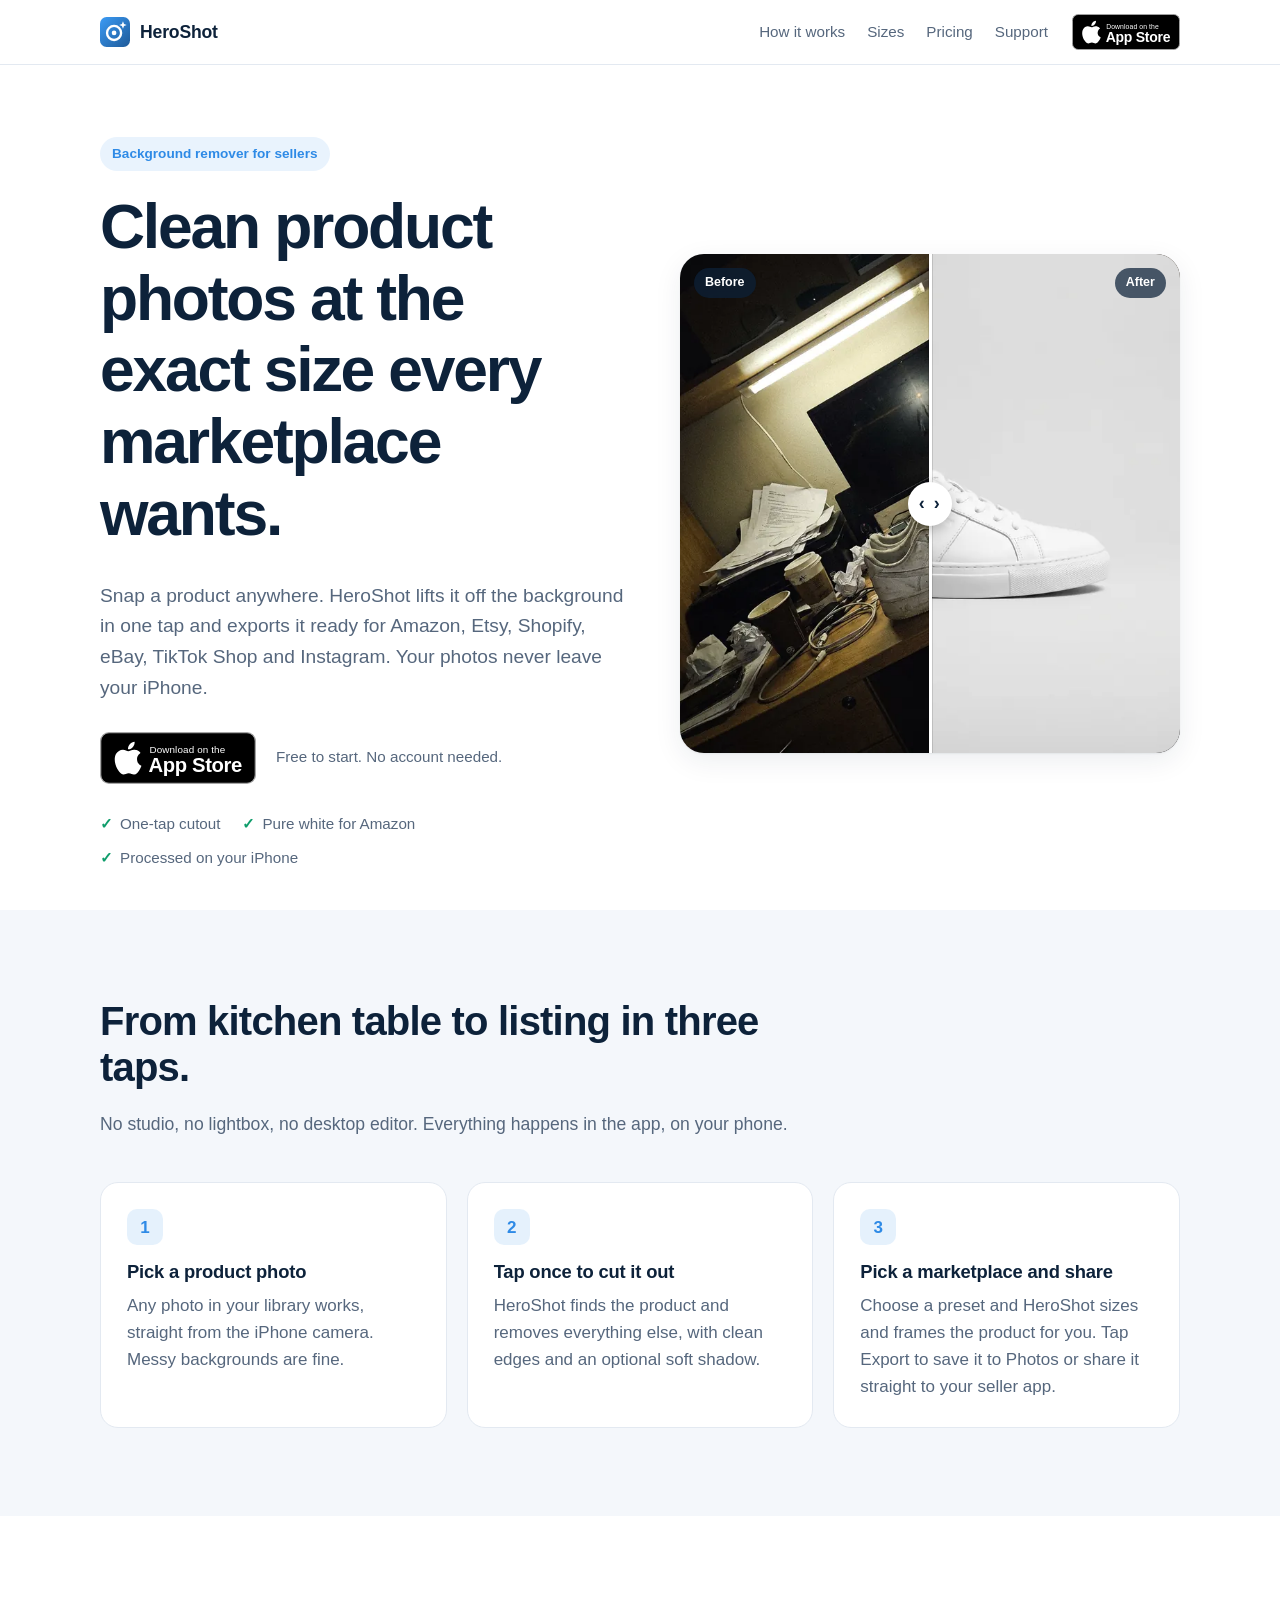
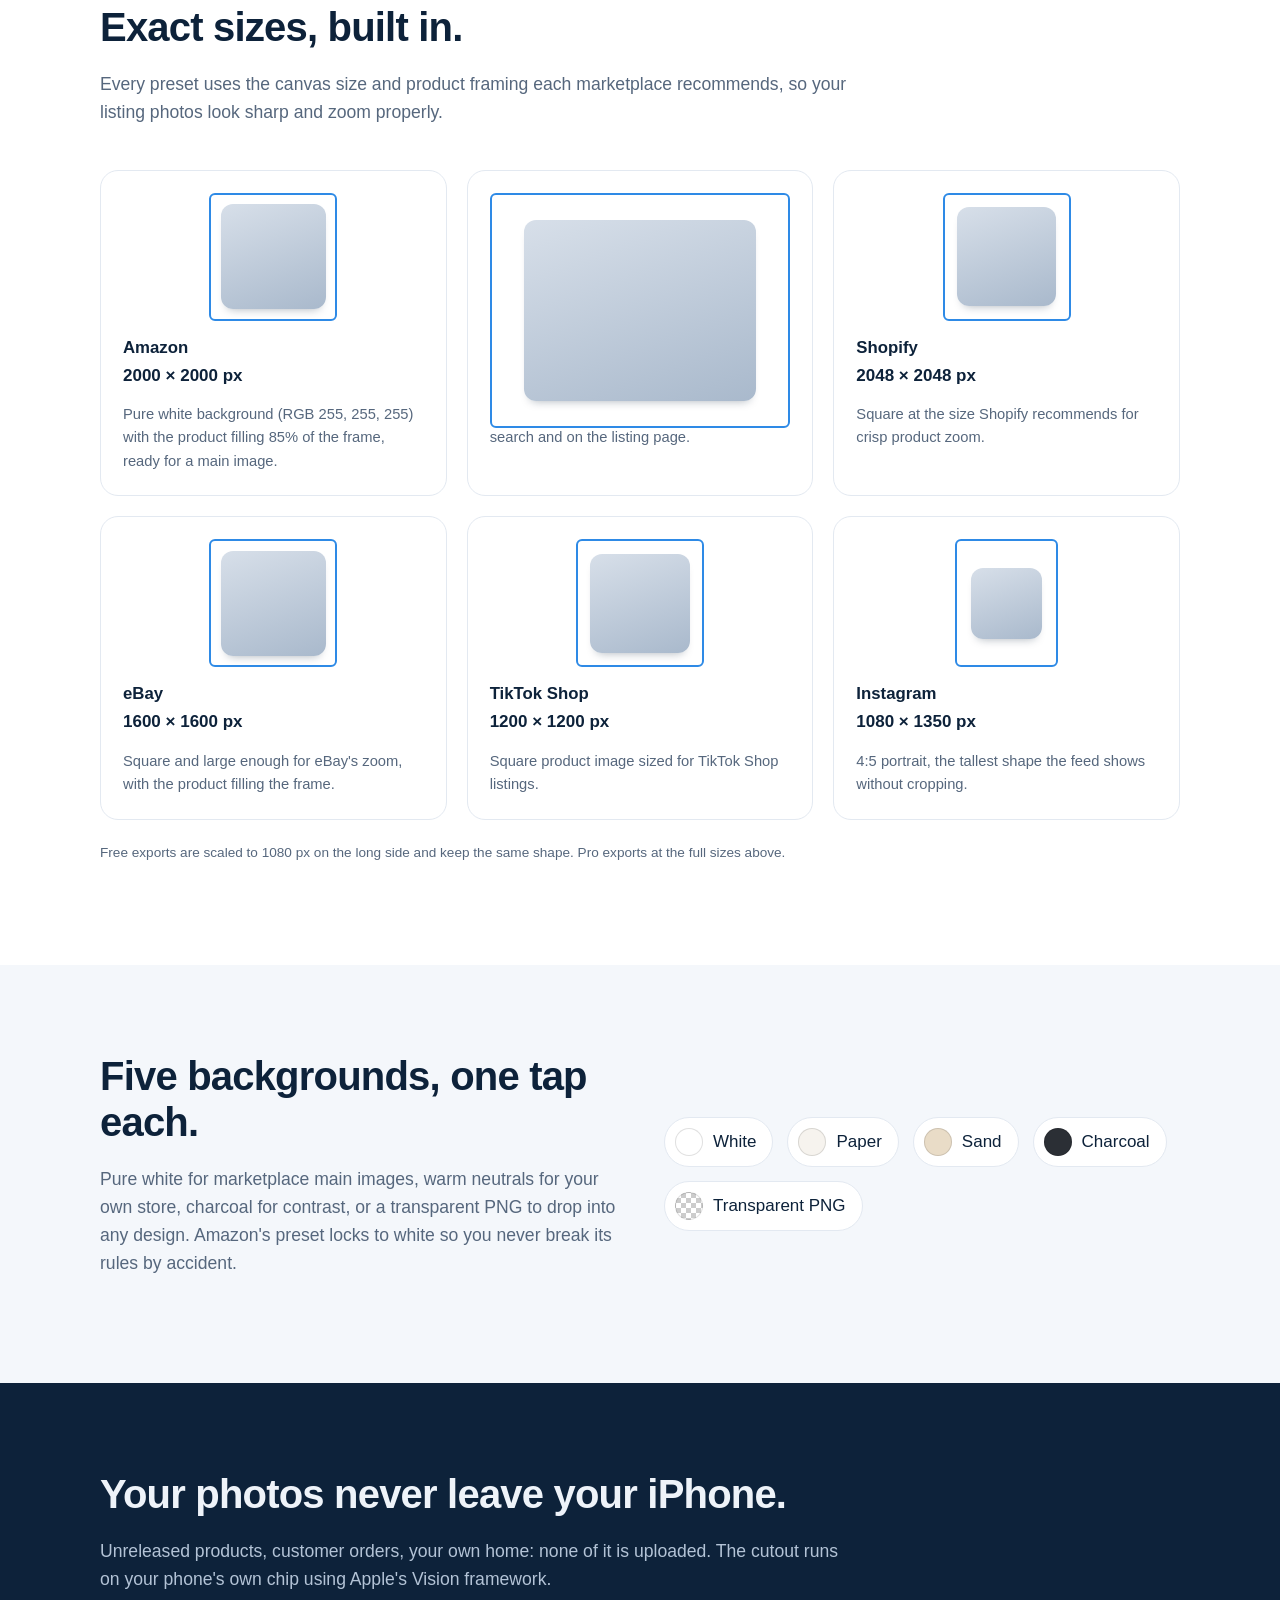
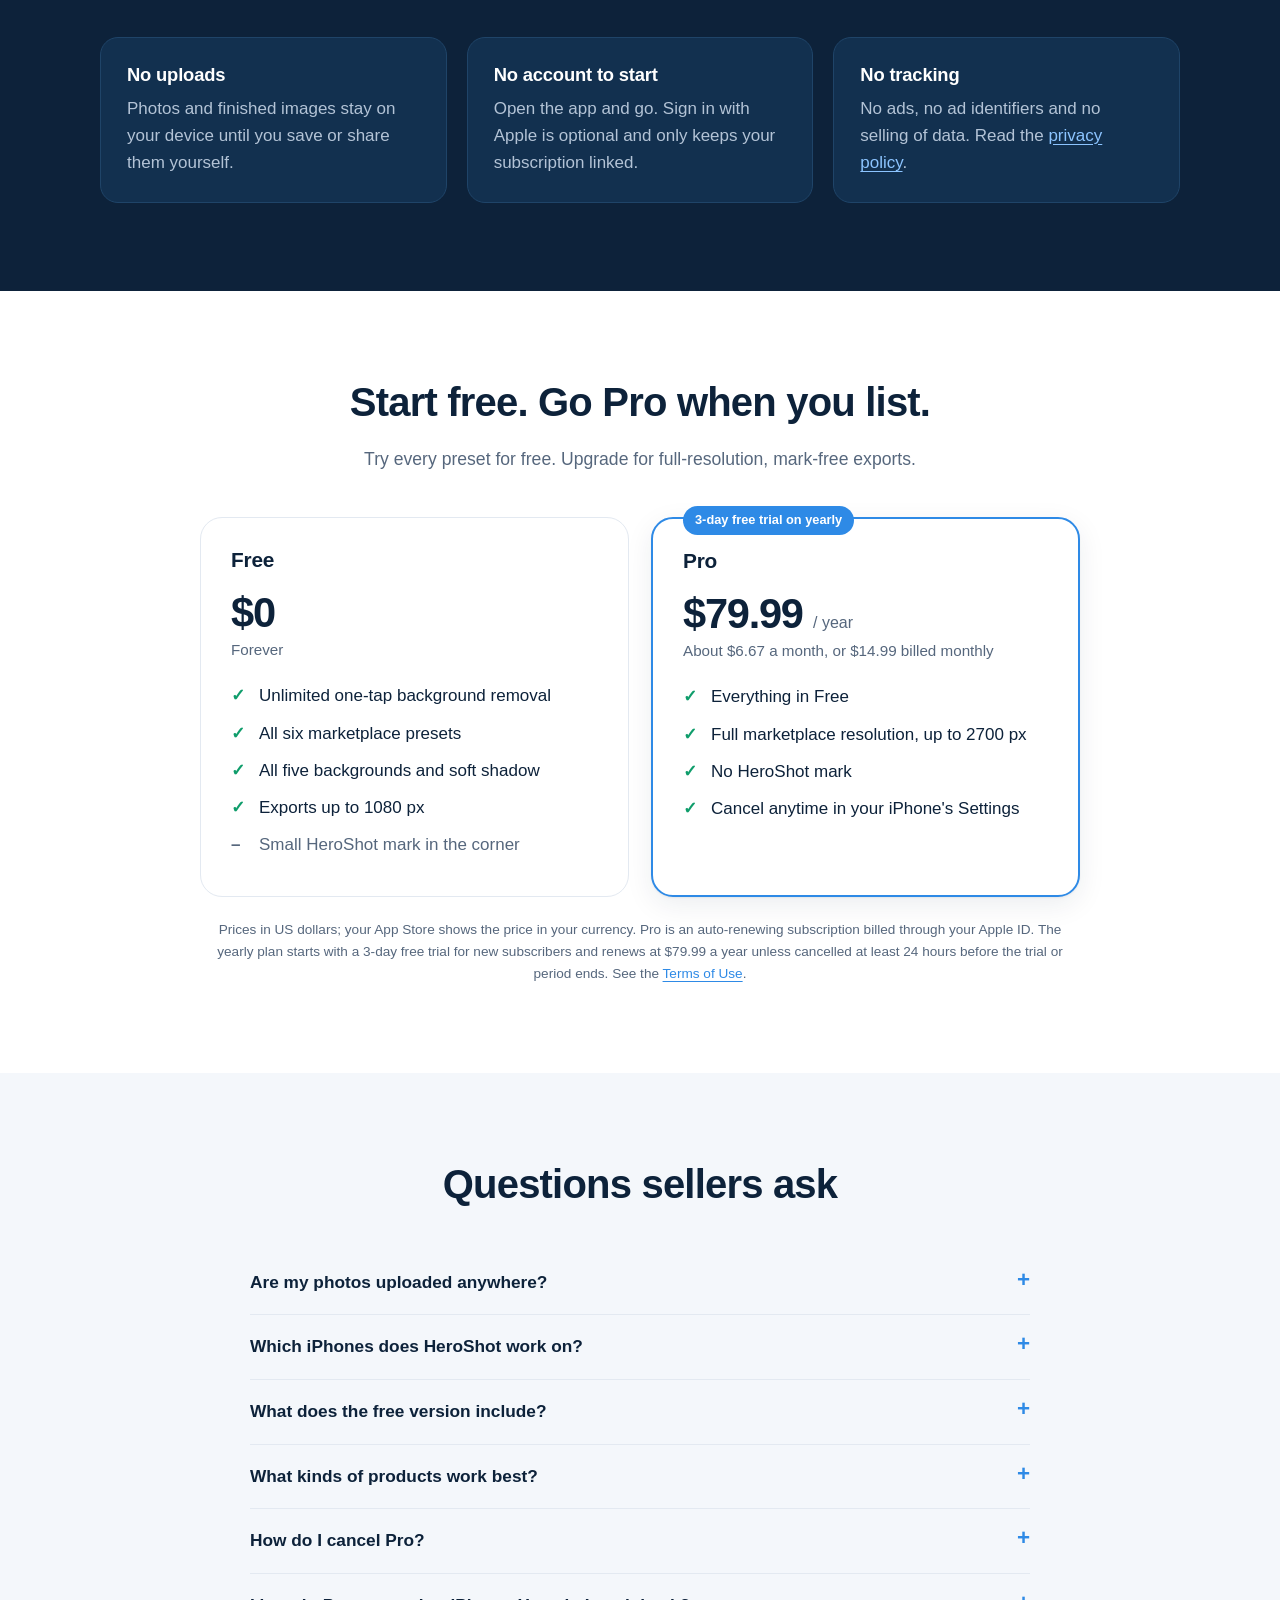
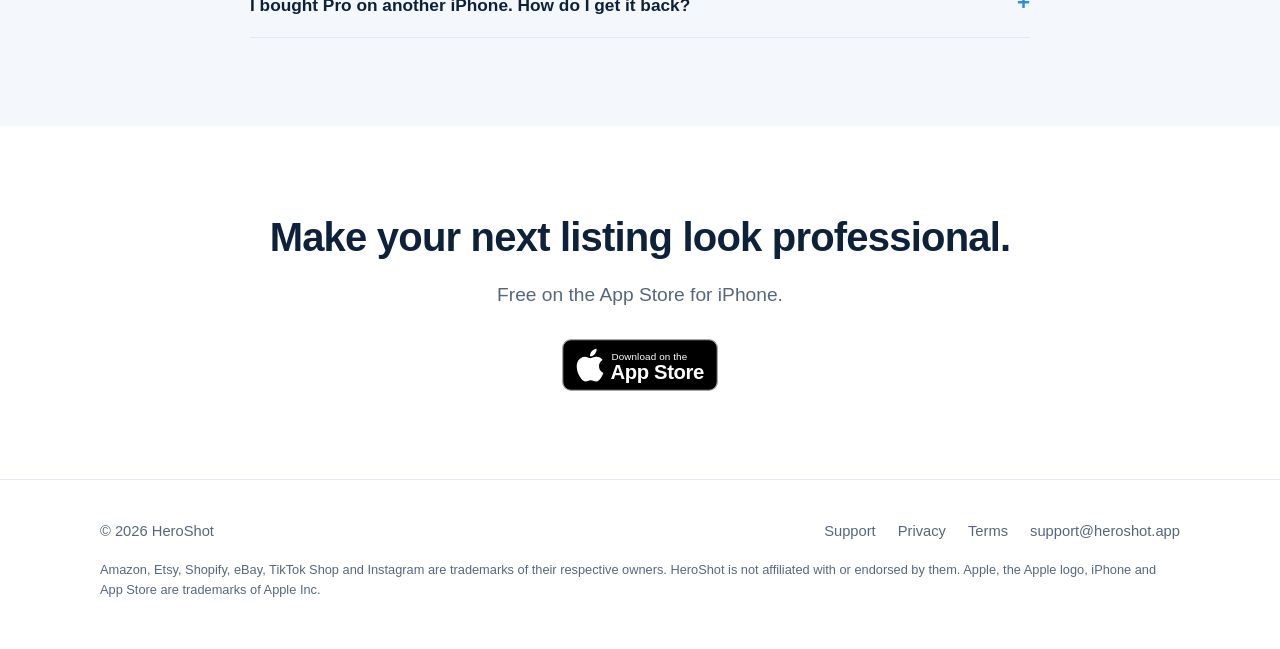
<file: index.html>
<!doctype html>
<html lang="en">
<head>
<meta charset="utf-8">
<meta name="viewport" content="width=device-width, initial-scale=1">
<title>HeroShot: Background Remover for Marketplace Sellers (iPhone)</title>
<meta name="description" content="Remove product photo backgrounds in one tap on your iPhone and export at exact Amazon, Etsy, Shopify, eBay, TikTok Shop and Instagram sizes. Photos never leave your phone. Free to start.">
<link rel="canonical" href="https://heroshot.app/">
<meta name="theme-color" content="#ffffff" media="(prefers-color-scheme: light)">
<meta name="theme-color" content="#0a1522" media="(prefers-color-scheme: dark)">
<meta name="apple-itunes-app" content="app-id=6772790208">
<meta property="og:type" content="website">
<meta property="og:site_name" content="HeroShot">
<meta property="og:url" content="https://heroshot.app/">
<meta property="og:title" content="HeroShot: clean product photos at exact marketplace sizes">
<meta property="og:description" content="One tap removes the background on your iPhone. Export for Amazon, Etsy, Shopify, eBay, TikTok Shop and Instagram. Photos never leave your phone.">
<meta property="og:image" content="https://heroshot.app/assets/og.jpg">
<meta property="og:image:width" content="1200">
<meta property="og:image:height" content="630">
<meta property="og:image:alt" content="A cluttered phone photo of a sneaker next to the same sneaker on a clean studio background.">
<meta name="twitter:card" content="summary_large_image">
<meta name="twitter:title" content="HeroShot: clean product photos at exact marketplace sizes">
<meta name="twitter:description" content="One tap removes the background on your iPhone. Photos never leave your phone.">
<meta name="twitter:image" content="https://heroshot.app/assets/og.jpg">
<link rel="icon" href="assets/icon.svg" type="image/svg+xml">
<link rel="apple-touch-icon" href="assets/apple-touch-icon.png">
<link rel="preload" as="image" href="assets/after-720.webp" imagesrcset="assets/after-720.webp 720w, assets/after-1200.webp 1200w" imagesizes="(max-width: 900px) 92vw, 520px">
<link rel="stylesheet" href="assets/site.css">
<script type="application/ld+json">
{
  "@context": "https://schema.org",
  "@type": "SoftwareApplication",
  "name": "HeroShot",
  "operatingSystem": "iOS 17 or later",
  "applicationCategory": "MultimediaApplication",
  "description": "On-device background removal for product photos, exported at exact marketplace sizes for Amazon, Etsy, Shopify, eBay, TikTok Shop and Instagram.",
  "url": "https://heroshot.app/",
  "downloadUrl": "https://apps.apple.com/app/id6772790208",
  "image": "https://heroshot.app/assets/og.jpg",
  "offers": [
    { "@type": "Offer", "name": "Free", "price": "0", "priceCurrency": "USD" },
    { "@type": "Offer", "name": "Pro monthly", "price": "14.99", "priceCurrency": "USD" },
    { "@type": "Offer", "name": "Pro yearly", "price": "79.99", "priceCurrency": "USD" }
  ]
}
</script>
<script type="application/ld+json">
{
  "@context": "https://schema.org",
  "@type": "FAQPage",
  "mainEntity": [
    { "@type": "Question", "name": "Are my photos uploaded anywhere?", "acceptedAnswer": { "@type": "Answer", "text": "No. HeroShot removes the background with Apple's on-device Vision framework. Your photos and the finished images stay on your iPhone until you choose to save or share them." } },
    { "@type": "Question", "name": "Which iPhones does HeroShot work on?", "acceptedAnswer": { "@type": "Answer", "text": "Any iPhone that runs iOS 17 or later." } },
    { "@type": "Question", "name": "What does the free version include?", "acceptedAnswer": { "@type": "Answer", "text": "Unlimited background removal and every marketplace preset, exported at up to 1080 pixels on the long side with a small HeroShot mark in the corner. Pro removes the mark and exports at each marketplace's full size." } },
    { "@type": "Question", "name": "How do I cancel Pro?", "acceptedAnswer": { "@type": "Answer", "text": "Open the Settings app on your iPhone, tap your name, then Subscriptions, then HeroShot, and tap Cancel Subscription. Cancel at least 24 hours before a trial or billing period ends to avoid the next charge." } }
  ]
}
</script>
</head>
<body>
<a class="skip" href="#main">Skip to content</a>

<header class="nav">
  <div class="wrap">
    <a class="brand" href="./" aria-label="HeroShot home"><img src="assets/icon.svg" alt="" width="30" height="30">HeroShot</a>
    <nav class="nav-links" aria-label="Primary">
      <a href="#how">How it works</a>
      <a href="#sizes">Sizes</a>
      <a href="#pricing">Pricing</a>
      <a href="support/">Support</a>
    </nav>
    <a class="badge-link" href="https://apps.apple.com/app/id6772790208" data-app-store><img class="badge" src="assets/app-store-badge.svg" alt="Download on the App Store" width="108" height="36"></a>
  </div>
</header>

<main id="main">
  <section class="hero">
    <div class="wrap">
      <div>
        <span class="eyebrow">Background remover for sellers</span>
        <h1>Clean product photos at the exact size every marketplace wants.</h1>
        <p class="lede">Snap a product anywhere. HeroShot lifts it off the background in one tap and exports it ready for Amazon, Etsy, Shopify, eBay, TikTok Shop and Instagram. Your photos never leave your iPhone.</p>
        <div class="cta-row">
          <a class="badge-link" href="https://apps.apple.com/app/id6772790208" data-app-store><img src="assets/app-store-badge.svg" alt="Download on the App Store" width="156" height="52"></a>
          <span class="cta-note">Free to start. No account needed.</span>
        </div>
        <ul class="hero-points">
          <li>One-tap cutout</li>
          <li>Pure white for Amazon</li>
          <li>Processed on your iPhone</li>
        </ul>
      </div>
      <div class="compare" id="compare">
        <img src="assets/before-720.webp" srcset="assets/before-720.webp 720w, assets/before-1200.webp 1200w" sizes="(max-width: 900px) 92vw, 520px" alt="Before: a sneaker photographed on a cluttered desk." width="720" height="720" decoding="async">
        <img class="after" src="assets/after-720.webp" srcset="assets/after-720.webp 720w, assets/after-1200.webp 1200w" sizes="(max-width: 900px) 92vw, 520px" alt="After: the same sneaker on a clean studio background." width="720" height="720" fetchpriority="high">
        <span class="tag l">Before</span>
        <span class="tag r">After</span>
        <input type="range" min="0" max="100" value="50" aria-label="Drag to compare before and after">
        <span class="handle" aria-hidden="true"></span>
      </div>
    </div>
  </section>

  <section id="how" class="soft">
    <div class="wrap">
      <div class="section-head">
        <h2>From kitchen table to listing in three taps.</h2>
        <p>No studio, no lightbox, no desktop editor. Everything happens in the app, on your phone.</p>
      </div>
      <div class="grid-3">
        <div class="card">
          <div class="step-num">1</div>
          <h3>Pick a product photo</h3>
          <p>Any photo in your library works, straight from the iPhone camera. Messy backgrounds are fine.</p>
        </div>
        <div class="card">
          <div class="step-num">2</div>
          <h3>Tap once to cut it out</h3>
          <p>HeroShot finds the product and removes everything else, with clean edges and an optional soft shadow.</p>
        </div>
        <div class="card">
          <div class="step-num">3</div>
          <h3>Pick a marketplace and share</h3>
          <p>Choose a preset and HeroShot sizes and frames the product for you. Tap Export to save it to Photos or share it straight to your seller app.</p>
        </div>
      </div>
    </div>
  </section>

  <section id="sizes">
    <div class="wrap">
      <div class="section-head">
        <h2>Exact sizes, built in.</h2>
        <p>Every preset uses the canvas size and product framing each marketplace recommends, so your listing photos look sharp and zoom properly.</p>
      </div>
      <div class="sizes">
        <div class="size">
          <div class="frame-box"><div class="frame" style="aspect-ratio:1;--fill:85%"></div></div>
          <div><div class="name">Amazon</div><div class="px">2000 × 2000 px</div></div>
          <p class="note">Pure white background (RGB 255, 255, 255) with the product filling 85% of the frame, ready for a main image.</p>
        </div>
        <div class="size">
          <div class="frame-box"><div class="frame wide" style="aspect-ratio:4/3;--fill:78%"></div></div>
          <div><div class="name">Etsy</div><div class="px">2700 × 2025 px</div></div>
          <p class="note">4:3 landscape, the shape Etsy shows in search and on the listing page.</p>
        </div>
        <div class="size">
          <div class="frame-box"><div class="frame" style="aspect-ratio:1;--fill:80%"></div></div>
          <div><div class="name">Shopify</div><div class="px">2048 × 2048 px</div></div>
          <p class="note">Square at the size Shopify recommends for crisp product zoom.</p>
        </div>
        <div class="size">
          <div class="frame-box"><div class="frame" style="aspect-ratio:1;--fill:85%"></div></div>
          <div><div class="name">eBay</div><div class="px">1600 × 1600 px</div></div>
          <p class="note">Square and large enough for eBay's zoom, with the product filling the frame.</p>
        </div>
        <div class="size">
          <div class="frame-box"><div class="frame" style="aspect-ratio:1;--fill:80%"></div></div>
          <div><div class="name">TikTok Shop</div><div class="px">1200 × 1200 px</div></div>
          <p class="note">Square product image sized for TikTok Shop listings.</p>
        </div>
        <div class="size">
          <div class="frame-box"><div class="frame" style="aspect-ratio:4/5;--fill:72%"></div></div>
          <div><div class="name">Instagram</div><div class="px">1080 × 1350 px</div></div>
          <p class="note">4:5 portrait, the tallest shape the feed shows without cropping.</p>
        </div>
      </div>
      <p class="fineprint">Free exports are scaled to 1080 px on the long side and keep the same shape. Pro exports at the full sizes above.</p>
    </div>
  </section>

  <section class="soft">
    <div class="wrap grid-2" style="align-items:center;gap:48px">
      <div>
        <h2>Five backgrounds, one tap each.</h2>
        <p style="color:var(--muted);font-size:1.1rem">Pure white for marketplace main images, warm neutrals for your own store, charcoal for contrast, or a transparent PNG to drop into any design. Amazon's preset locks to white so you never break its rules by accident.</p>
      </div>
      <div class="swatches" role="list">
        <span class="swatch" role="listitem"><i style="background:#fff"></i>White</span>
        <span class="swatch" role="listitem"><i style="background:#f6f3ee"></i>Paper</span>
        <span class="swatch" role="listitem"><i style="background:#e9dcc7"></i>Sand</span>
        <span class="swatch" role="listitem"><i style="background:#2b2f35"></i>Charcoal</span>
        <span class="swatch" role="listitem"><i class="checker"></i>Transparent PNG</span>
      </div>
    </div>
  </section>

  <section class="privacy-band" id="privacy">
    <div class="wrap">
      <div class="section-head">
        <h2>Your photos never leave your iPhone.</h2>
        <p>Unreleased products, customer orders, your own home: none of it is uploaded. The cutout runs on your phone's own chip using Apple's Vision framework.</p>
      </div>
      <div class="grid-3">
        <div class="card"><h3>No uploads</h3><p>Photos and finished images stay on your device until you save or share them yourself.</p></div>
        <div class="card"><h3>No account to start</h3><p>Open the app and go. Sign in with Apple is optional and only keeps your subscription linked.</p></div>
        <div class="card"><h3>No tracking</h3><p>No ads, no ad identifiers and no selling of data. Read the <a href="privacy/" style="color:#8cc4ff">privacy policy</a>.</p></div>
      </div>
    </div>
  </section>

  <section id="pricing">
    <div class="wrap">
      <div class="section-head center">
        <h2>Start free. Go Pro when you list.</h2>
        <p>Try every preset for free. Upgrade for full-resolution, mark-free exports.</p>
      </div>
      <div class="plans">
        <div class="plan">
          <h3>Free</h3>
          <div class="price">$0</div>
          <div class="price-alt">Forever</div>
          <ul>
            <li>Unlimited one-tap background removal</li>
            <li>All six marketplace presets</li>
            <li>All five backgrounds and soft shadow</li>
            <li>Exports up to 1080 px</li>
            <li class="dim">Small HeroShot mark in the corner</li>
          </ul>
        </div>
        <div class="plan pro">
          <span class="ribbon">3-day free trial on yearly</span>
          <h3>Pro</h3>
          <div class="price">$79.99 <small>/ year</small></div>
          <div class="price-alt">About $6.67 a month, or $14.99 billed monthly</div>
          <ul>
            <li>Everything in Free</li>
            <li>Full marketplace resolution, up to 2700 px</li>
            <li>No HeroShot mark</li>
            <li>Cancel anytime in your iPhone's Settings</li>
          </ul>
        </div>
      </div>
      <p class="legal-note">Prices in US dollars; your App Store shows the price in your currency. Pro is an auto-renewing subscription billed through your Apple ID. The yearly plan starts with a 3-day free trial for new subscribers and renews at $79.99 a year unless cancelled at least 24 hours before the trial or period ends. See the <a href="terms/">Terms of Use</a>.</p>
    </div>
  </section>

  <section class="soft" id="faq">
    <div class="wrap">
      <div class="section-head center"><h2>Questions sellers ask</h2></div>
      <div class="faq">
        <details>
          <summary>Are my photos uploaded anywhere?</summary>
          <p>No. HeroShot removes the background with Apple's on-device Vision framework. Your photos and the finished images stay on your iPhone until you choose to save or share them.</p>
        </details>
        <details>
          <summary>Which iPhones does HeroShot work on?</summary>
          <p>Any iPhone that runs iOS 17 or later.</p>
        </details>
        <details>
          <summary>What does the free version include?</summary>
          <p>Unlimited background removal and every marketplace preset, exported at up to 1080 pixels on the long side with a small HeroShot mark in the corner. Pro removes the mark and exports at each marketplace's full size.</p>
        </details>
        <details>
          <summary>What kinds of products work best?</summary>
          <p>Anything with a clear outline: shoes, bottles, jars, candles, jewelry, electronics, toys, packaged goods and folded clothing. Good light and a little space around the product give the cleanest edges.</p>
        </details>
        <details>
          <summary>How do I cancel Pro?</summary>
          <p>Open the Settings app on your iPhone, tap your name, then Subscriptions, then HeroShot, and tap Cancel Subscription. Cancel at least 24 hours before a trial or billing period ends to avoid the next charge.</p>
        </details>
        <details>
          <summary>I bought Pro on another iPhone. How do I get it back?</summary>
          <p>Open the paywall in HeroShot and tap Restore Purchases while signed in to the same Apple ID. More help is on the <a href="support/">support page</a>.</p>
        </details>
      </div>
    </div>
  </section>

  <section class="final">
    <div class="wrap">
      <h2>Make your next listing look professional.</h2>
      <p class="lede center" style="margin-bottom:28px">Free on the App Store for iPhone.</p>
      <div class="cta-row">
        <a class="badge-link" href="https://apps.apple.com/app/id6772790208" data-app-store><img src="assets/app-store-badge.svg" alt="Download on the App Store" width="156" height="52" loading="lazy"></a>
      </div>
    </div>
  </section>
</main>

<footer>
  <div class="wrap">
    <span>© 2026 HeroShot</span>
    <nav aria-label="Footer">
      <a href="support/">Support</a>
      <a href="privacy/">Privacy</a>
      <a href="terms/">Terms</a>
      <a href="mailto:support@heroshot.app">support@heroshot.app</a>
    </nav>
    <p class="tm">Amazon, Etsy, Shopify, eBay, TikTok Shop and Instagram are trademarks of their respective owners. HeroShot is not affiliated with or endorsed by them. Apple, the Apple logo, iPhone and App Store are trademarks of Apple Inc.</p>
  </div>
</footer>

<script>
(function () {
  var c = document.getElementById('compare');
  if (!c) return;
  var r = c.querySelector('input');
  function set(v) { c.style.setProperty('--pos', v + '%'); }
  r.addEventListener('input', function () { set(r.value); });
  set(r.value);
})();
</script>
</body>
</html>
</file>
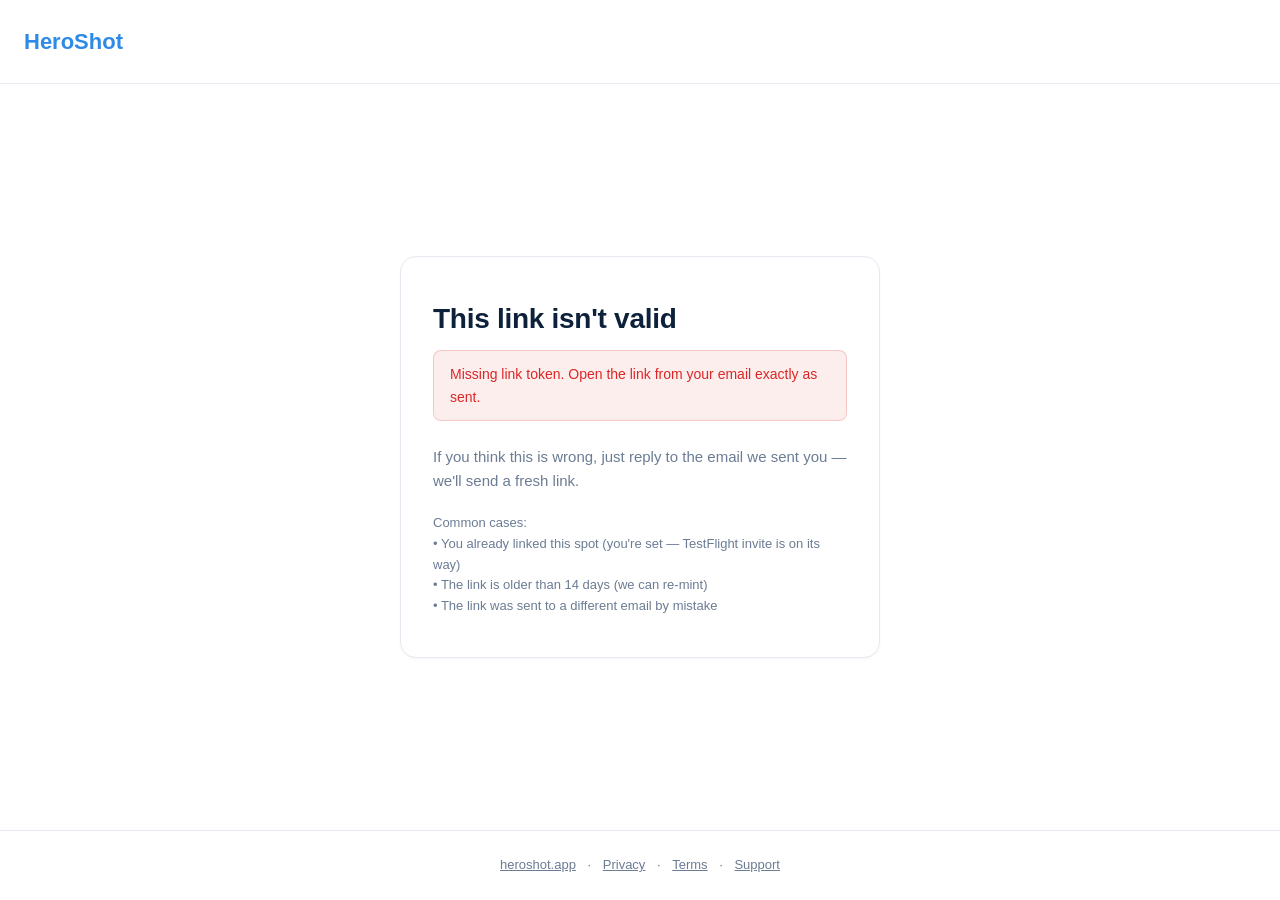
<file: founding-claim/index.html>
<!DOCTYPE html>
<html lang="en">
<head>
    <meta charset="UTF-8">
    <meta name="viewport" content="width=device-width, initial-scale=1.0">
    <title>Confirm your HeroShot founding-seller spot</title>
    <meta name="description" content="One-time step to link your founding-seller purchase to your Apple ID — before the iOS app lands.">
    <!-- The claim page is referenced only from the magic-link email and the
         App Store rejection-risk audit doc. It is NOT a marketing page; we
         deliberately exclude it from search-engine indexing. -->
    <meta name="robots" content="noindex, nofollow">

    <!-- Apple Sign in with Apple JS — official CDN.
         See https://developer.apple.com/documentation/sign_in_with_apple/sign_in_with_apple_js -->
    <script type="text/javascript" src="https://appleid.cdn-apple.com/appleauth/static/jsapi/appleid/1/en_US/appleid.auth.js"></script>

    <link rel="icon" href="data:image/svg+xml,<svg xmlns=%22http://www.w3.org/2000/svg%22 viewBox=%220 0 100 100%22><text y=%22.9em%22 font-size=%2290%22>📸</text></svg>">

    <style>
        * { margin: 0; padding: 0; box-sizing: border-box; }
        :root {
            --brand: #2E8AE6;
            --brand-dark: #1E5A99;
            --navy: #0D223A;
            --bg: #ffffff;
            --card-bg: #ffffff;
            --text: #0D223A;
            --muted: #6B7C93;
            --border: #E5E9F0;
            --success: #10B981;
            --error: #DC2626;
        }
        @media (prefers-color-scheme: dark) {
            :root {
                --bg: #0D223A;
                --card-bg: #14304F;
                --text: #ffffff;
                --muted: #94A3B8;
                --border: #1E3A5F;
            }
        }
        body {
            font-family: -apple-system, BlinkMacSystemFont, "SF Pro Text", "Segoe UI", Roboto, sans-serif;
            color: var(--text);
            background: var(--bg);
            line-height: 1.6;
            -webkit-font-smoothing: antialiased;
            min-height: 100vh;
            display: flex;
            flex-direction: column;
        }
        header {
            padding: 24px;
            border-bottom: 1px solid var(--border);
        }
        header .logo {
            font-size: 22px;
            font-weight: 700;
            color: var(--brand);
        }
        main {
            flex: 1;
            display: flex;
            align-items: center;
            justify-content: center;
            padding: 32px 24px;
        }
        .card {
            background: var(--card-bg);
            border: 1px solid var(--border);
            border-radius: 16px;
            padding: 40px 32px;
            max-width: 480px;
            width: 100%;
            box-shadow: 0 1px 3px rgba(13, 34, 58, 0.04);
        }
        h1 {
            font-size: 28px;
            font-weight: 700;
            margin-bottom: 8px;
            letter-spacing: -0.01em;
        }
        .subtitle {
            color: var(--muted);
            font-size: 16px;
            margin-bottom: 24px;
        }
        .seller-badge {
            display: inline-block;
            background: rgba(46, 138, 230, 0.1);
            color: var(--brand);
            padding: 6px 14px;
            border-radius: 999px;
            font-size: 14px;
            font-weight: 600;
            margin-bottom: 16px;
        }
        .step {
            margin: 20px 0;
            color: var(--muted);
            font-size: 15px;
        }
        .step strong {
            color: var(--text);
            display: block;
            margin-bottom: 4px;
        }
        #apple-signin-container {
            margin: 32px 0 16px;
            min-height: 44px;
        }
        /* Apple's official button — we render via JS but provide a fallback */
        .apple-signin-fallback {
            background: #000;
            color: #fff;
            border: none;
            padding: 14px 24px;
            border-radius: 8px;
            font-size: 16px;
            font-weight: 500;
            cursor: pointer;
            width: 100%;
            display: flex;
            align-items: center;
            justify-content: center;
            gap: 10px;
        }
        @media (prefers-color-scheme: dark) {
            .apple-signin-fallback {
                background: #fff;
                color: #000;
            }
        }
        .small {
            font-size: 13px;
            color: var(--muted);
            margin-top: 16px;
        }
        .state-success {
            text-align: center;
        }
        .state-success .check {
            width: 64px;
            height: 64px;
            margin: 0 auto 16px;
            background: rgba(16, 185, 129, 0.1);
            border-radius: 50%;
            display: flex;
            align-items: center;
            justify-content: center;
            font-size: 32px;
            color: var(--success);
        }
        .banner {
            padding: 12px 16px;
            border-radius: 8px;
            margin-bottom: 24px;
            font-size: 14px;
        }
        .banner-error {
            background: rgba(220, 38, 38, 0.08);
            color: var(--error);
            border: 1px solid rgba(220, 38, 38, 0.2);
        }
        .banner-info {
            background: rgba(46, 138, 230, 0.08);
            color: var(--brand);
            border: 1px solid rgba(46, 138, 230, 0.2);
        }
        .hidden { display: none !important; }
        footer {
            padding: 24px;
            text-align: center;
            color: var(--muted);
            font-size: 13px;
            border-top: 1px solid var(--border);
        }
        footer a { color: var(--muted); margin: 0 8px; }
    </style>
</head>
<body>
    <header>
        <a href="/" style="text-decoration: none;"><span class="logo">HeroShot</span></a>
    </header>

    <main>
        <div class="card">
            <!-- INITIAL state: token validating / not yet validated -->
            <div id="state-loading">
                <div class="subtitle" id="loading-text">Checking your founding-seller link…</div>
            </div>

            <!-- READY state: token valid, show Apple Sign-in button -->
            <div id="state-ready" class="hidden">
                <div class="seller-badge" id="seller-badge">Founding Seller</div>
                <h1 id="hello-line">Confirm your spot</h1>
                <p class="subtitle">One quick step before the HeroShot iOS app lands in your TestFlight inbox. We need to link your founding-seller purchase to your Apple ID.</p>

                <div class="step">
                    <strong>Sign in with Apple below</strong>
                    Same Apple ID you'll use on iPhone — this is how the app recognizes you instantly when you download it.
                </div>

                <div id="apple-signin-container">
                    <!-- Apple's JS SDK renders the button here. The fallback
                         below shows immediately if the SDK fails to load. -->
                    <button type="button" id="apple-signin-fallback" class="apple-signin-fallback" onclick="startAppleSignIn()">
                         Sign in with Apple
                    </button>
                </div>
                <p class="small">By signing in, you're confirming this Apple ID owns your HeroShot founding-seller spot. You can only link one Apple ID per spot.</p>
            </div>

            <!-- ERROR state: token invalid/expired/consumed -->
            <div id="state-error" class="hidden">
                <h1>This link isn't valid</h1>
                <div class="banner banner-error" id="error-text">
                    The link may have expired, been used already, or be pointed at a spot that's already linked to another Apple ID.
                </div>
                <p class="step">If you think this is wrong, just reply to the email we sent you — we'll send a fresh link.</p>
                <p class="small">Common cases:<br>• You already linked this spot (you're set — TestFlight invite is on its way)<br>• The link is older than 14 days (we can re-mint)<br>• The link was sent to a different email by mistake</p>
            </div>

            <!-- SUCCESS state: redeemed -->
            <div id="state-success" class="hidden state-success">
                <div class="check">✓</div>
                <h1>Linked.</h1>
                <p class="subtitle" id="success-subtitle">Your Apple ID is now bound to your founding-seller spot.</p>
                <div class="banner banner-info">
                    Watch your Apple ID inbox for the TestFlight invite in the next few days. When you tap "Accept" and open HeroShot, the app will recognize you instantly — no sign-in screen, no restore-purchase taps.
                </div>
                <p class="small">You can close this tab.</p>
            </div>

            <!-- SUBMITTING state: redeem POST in flight -->
            <div id="state-submitting" class="hidden">
                <div class="subtitle">Linking your Apple ID to your founding-seller spot…</div>
            </div>
        </div>
    </main>

    <footer>
        <a href="/">heroshot.app</a> · <a href="/privacy">Privacy</a> · <a href="/terms">Terms</a> · <a href="/support">Support</a>
    </footer>

    <script>
        // §3.1.1-mitigation web claim flow. See
        // engineering/APP_STORE_REJECTION_RISK_AUDIT.md Risk A for context.

        // Backend base — must serve /v1/founding/magic-link/* endpoints.
        // Same convention as the landing page's API_BASE constant.
        var API_BASE = "https://api.heroshot.app";

        // Apple Services ID — registered in Apple Developer portal as the
        // "Sign in with Apple" web client. Operator must register this BEFORE
        // any magic-link can be redeemed; see backend/GO_LIVE_CUTOVER.md.
        var APPLE_SERVICES_ID = "com.heroshot.web";

        // Where Apple redirects back after sign-in. Must match the Return URL
        // declared in the Apple Developer portal for the Services ID. We use
        // form_post response_mode but Apple still validates the redirect URI.
        var APPLE_REDIRECT_URI = "https://heroshot.app/founding-claim-callback";

        function $(id) { return document.getElementById(id); }

        function showState(name) {
            ["state-loading", "state-ready", "state-error", "state-success", "state-submitting"]
                .forEach(function (s) { $(s).classList.add("hidden"); });
            $("state-" + name).classList.remove("hidden");
        }

        function showError(msg) {
            if (msg) $("error-text").textContent = msg;
            showState("error");
        }

        // ───── Token check ─────
        function getToken() {
            try {
                var params = new URLSearchParams(window.location.search);
                return params.get("token");
            } catch (e) {
                return null;
            }
        }

        function checkToken() {
            var token = getToken();
            if (!token) {
                showError("Missing link token. Open the link from your email exactly as sent.");
                return;
            }
            if (token.length < 16 || token.length > 256) {
                showError("This link doesn't look right. Open the original link from your email.");
                return;
            }
            fetch(API_BASE + "/v1/founding/magic-link/check?token=" + encodeURIComponent(token))
                .then(function (r) {
                    if (!r.ok) throw new Error("invalid");
                    return r.json();
                })
                .then(function (payload) {
                    var d = (payload && payload.data) || {};
                    if (d.founding_seller_number) {
                        $("seller-badge").textContent = "Founding Seller #" + d.founding_seller_number + " of 100";
                    }
                    if (d.first_name) {
                        $("hello-line").textContent = "Confirm your spot, " + d.first_name;
                    }
                    initAppleAuth();
                    showState("ready");
                })
                .catch(function () {
                    showError();
                });
        }

        // ───── Apple Sign-in init ─────
        function initAppleAuth() {
            if (typeof AppleID === "undefined" || !AppleID.auth) {
                // SDK failed to load (ad-blocker, network). Fallback button
                // is already visible and wired to startAppleSignIn().
                return;
            }
            try {
                AppleID.auth.init({
                    clientId: APPLE_SERVICES_ID,
                    scope: "name email",
                    redirectURI: APPLE_REDIRECT_URI,
                    // usePopup=true means Apple's flow returns the identity
                    // token to the JS callback instead of posting to redirectURI.
                    // The Worker route at /founding-claim-callback exists only
                    // as a registered URL Apple validates against; we never
                    // actually receive a server-POST in popup mode.
                    usePopup: true,
                });
            } catch (e) {
                // init() throws synchronously on bad config — fall back to
                // the visible fallback button which still calls startAppleSignIn.
                console.warn("AppleID.auth.init failed", e);
            }
        }

        function startAppleSignIn() {
            if (typeof AppleID === "undefined" || !AppleID.auth) {
                showError("Sign in with Apple isn't loading. Try a different browser, or reply to the email we sent and we'll help.");
                return;
            }
            AppleID.auth.signIn().then(function (data) {
                // data.authorization.id_token is the JWT we POST to the Worker.
                var idToken = (((data || {}).authorization) || {}).id_token;
                if (!idToken) {
                    showError("Sign in with Apple didn't return an identity token. Try again.");
                    return;
                }
                redeem(idToken);
            }).catch(function (err) {
                // User canceled is an expected path — don't bury it as an error.
                if (err && (err.error === "popup_closed_by_user" || err.error === "user_cancelled_authorize")) {
                    // Stay in the ready state so they can try again.
                    return;
                }
                showError("Sign in with Apple failed. Try again, or reply to the email we sent.");
            });
        }

        // ───── Redeem ─────
        function redeem(appleIdentityToken) {
            var token = getToken();
            showState("submitting");
            fetch(API_BASE + "/v1/founding/magic-link/redeem", {
                method: "POST",
                headers: { "Content-Type": "application/json" },
                body: JSON.stringify({
                    token: token,
                    apple_identity_token: appleIdentityToken,
                }),
            })
                .then(function (r) {
                    return r.json().then(function (body) { return { status: r.status, body: body }; });
                })
                .then(function (res) {
                    if (res.status === 200 && res.body && res.body.ok) {
                        var d = res.body.data || {};
                        if (d.founding_seller_number) {
                            $("success-subtitle").textContent = "You're now linked as Founding Seller #" + d.founding_seller_number + " of 100.";
                        }
                        showState("success");
                        return;
                    }
                    if (res.status === 400 && res.body && res.body.error === "magic_link_invalid_or_expired") {
                        showError();
                        return;
                    }
                    if (res.status === 401) {
                        showError("Apple couldn't verify your sign-in. Try a different Apple ID or reply to the email.");
                        return;
                    }
                    showError("Something went sideways linking your account. Try again, or reply to the email we sent.");
                })
                .catch(function () {
                    showError("Network error while linking. Check your connection and try again.");
                });
        }

        // Boot
        checkToken();
    </script>
</body>
</html>
</file>
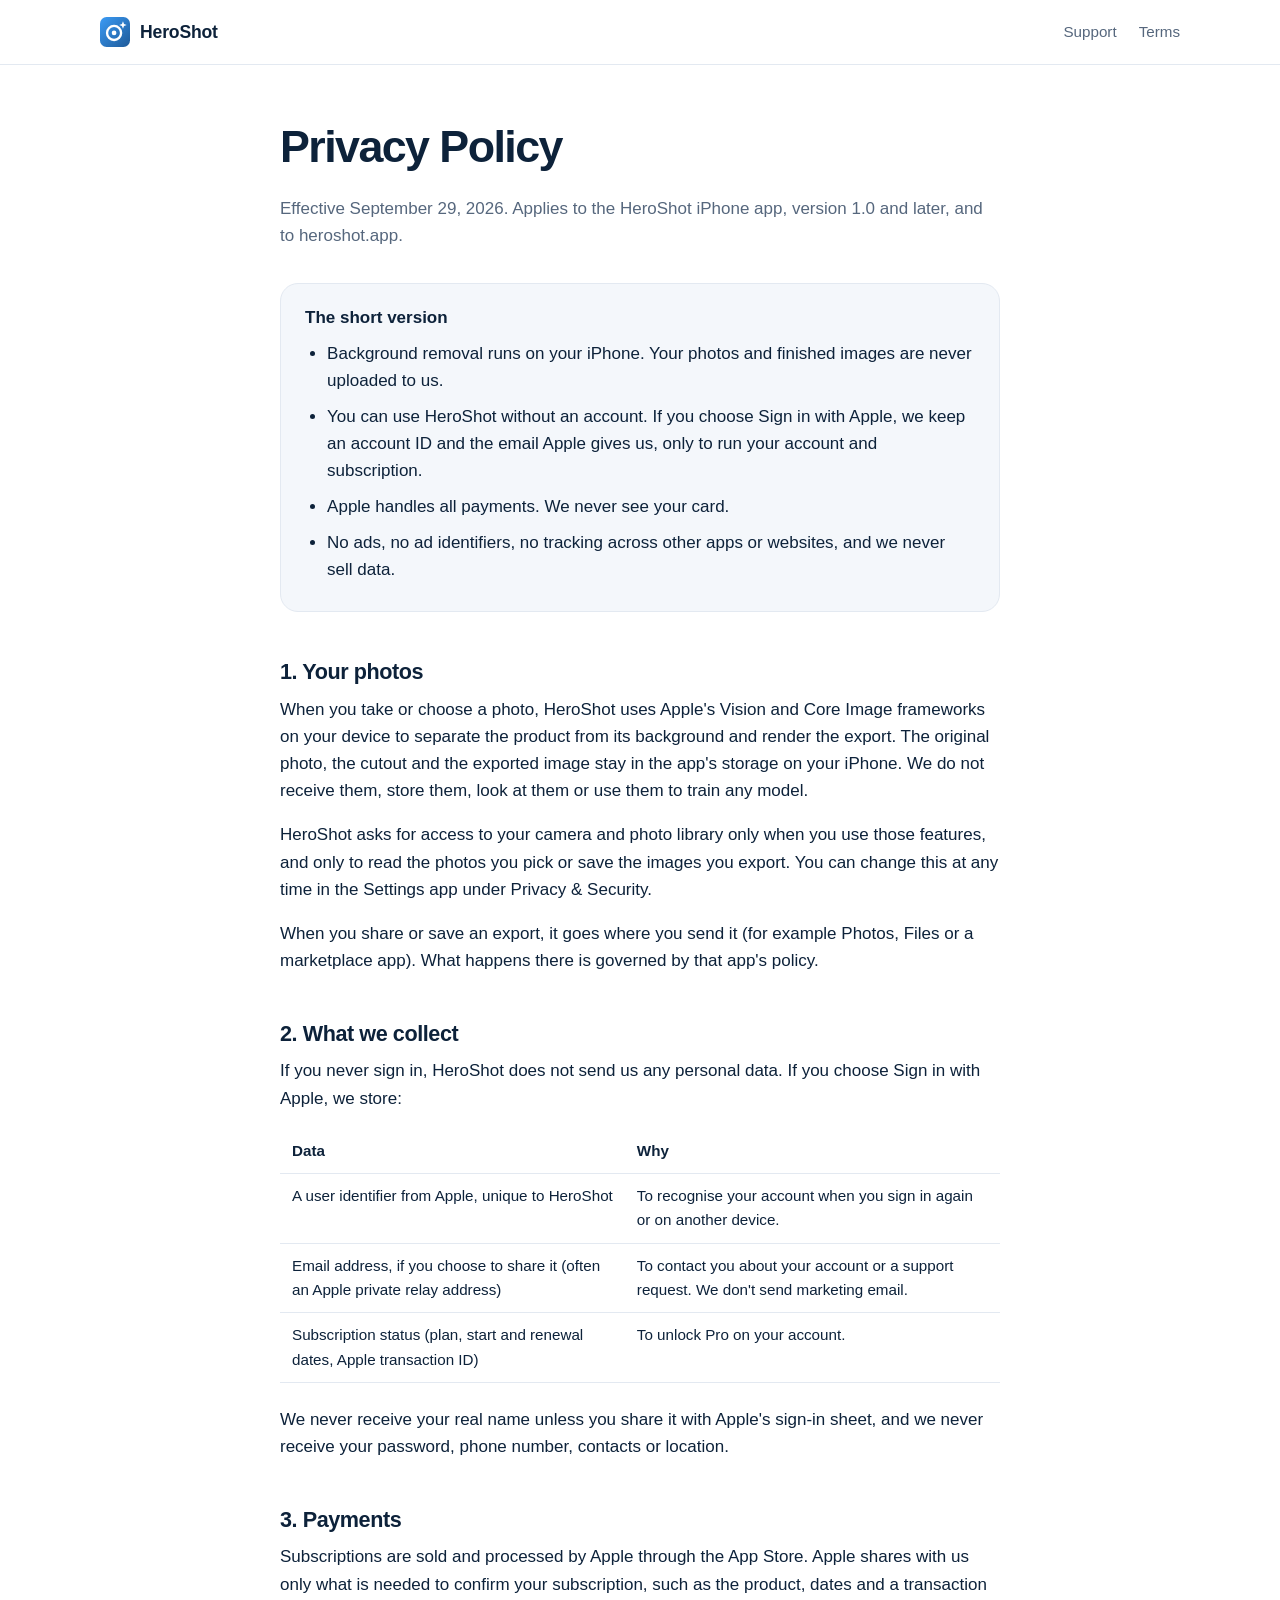
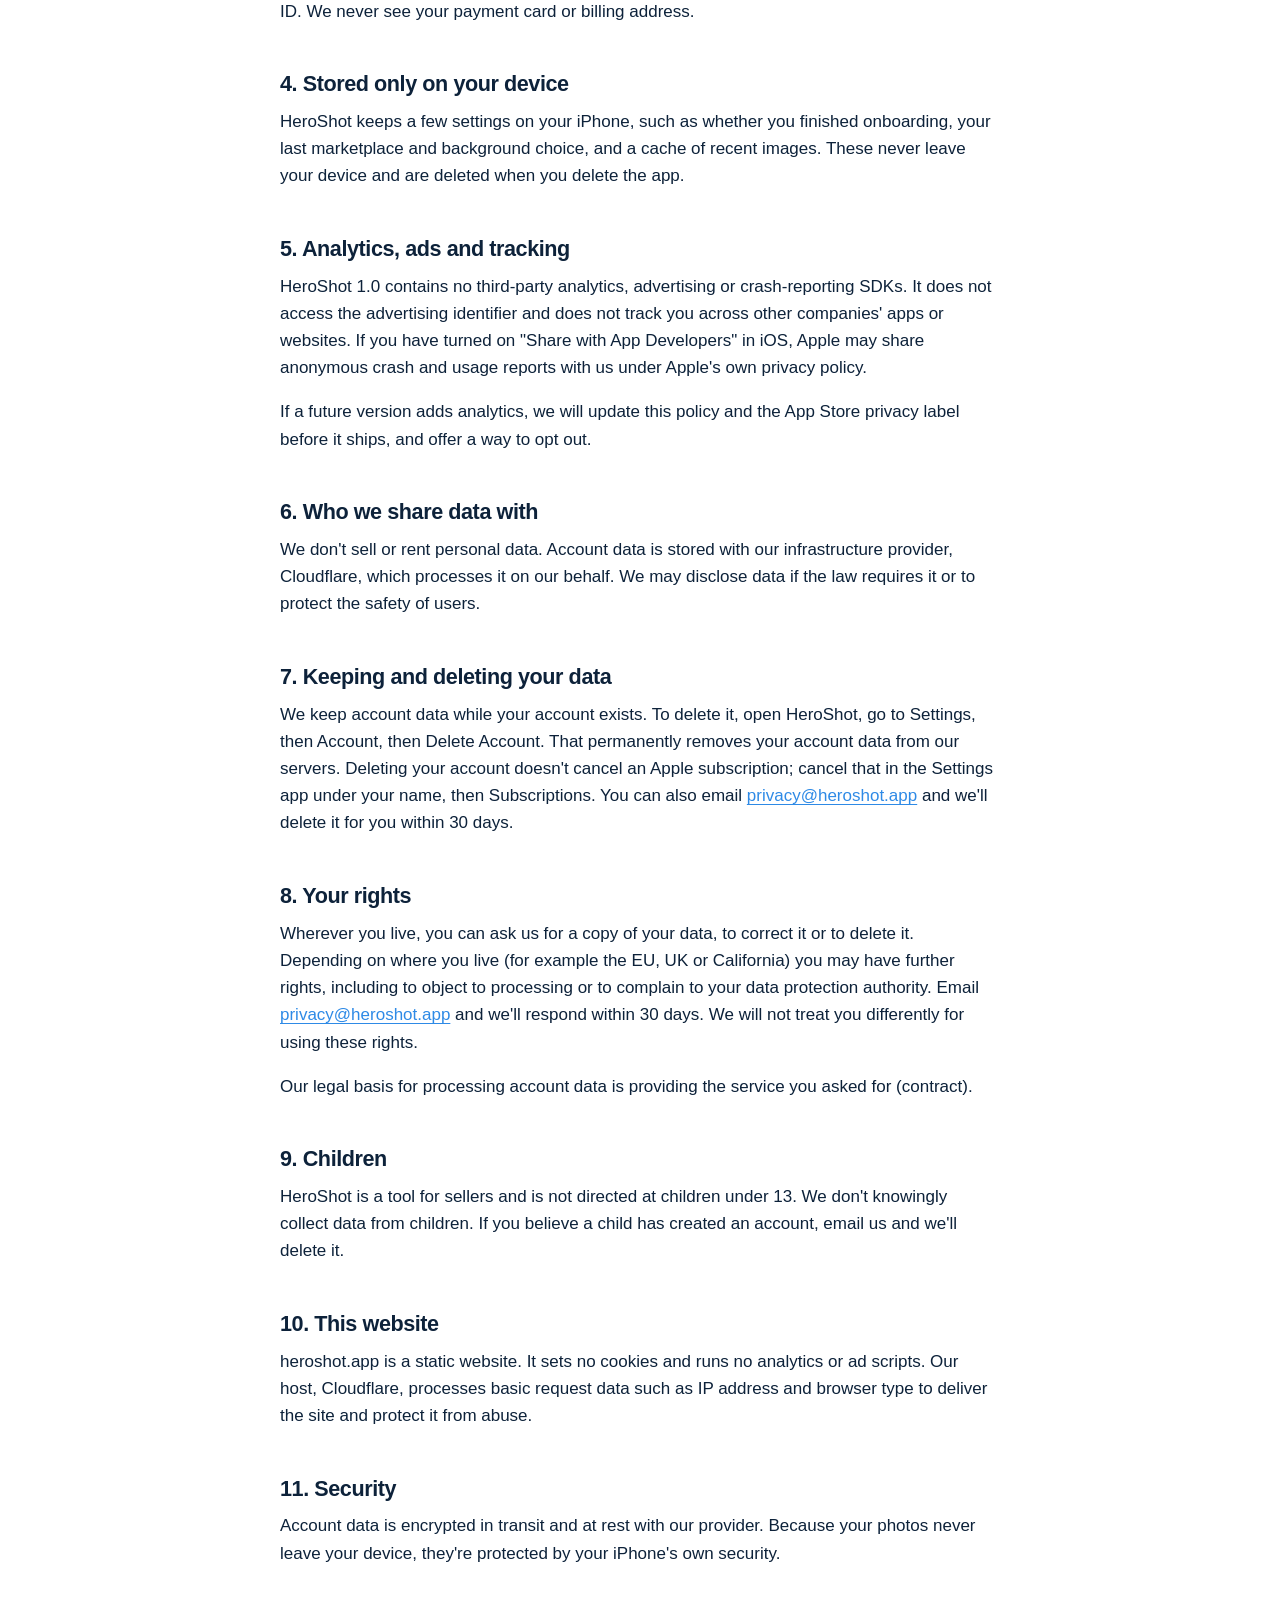
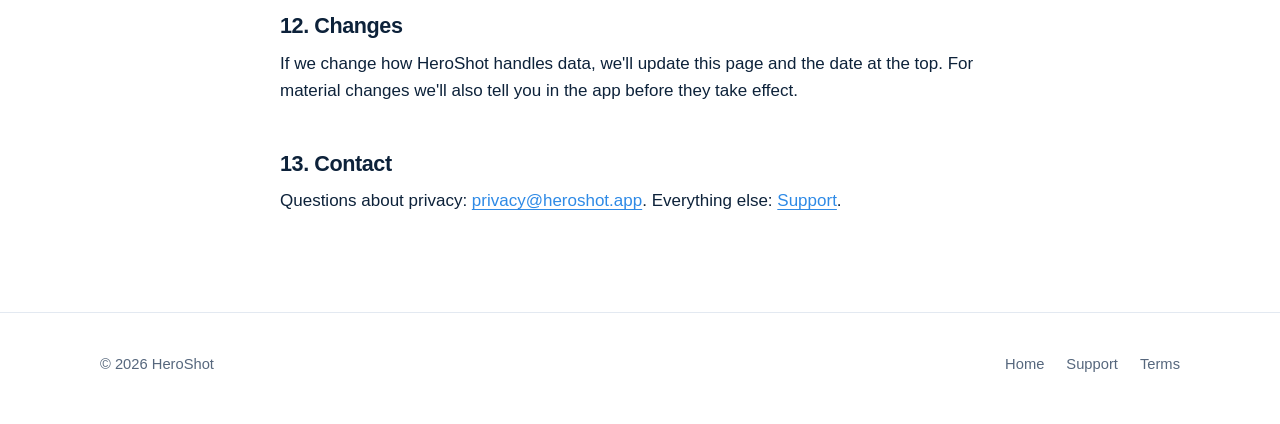
<file: privacy/index.html>
<!doctype html>
<html lang="en">
<head>
<meta charset="utf-8">
<meta name="viewport" content="width=device-width, initial-scale=1">
<title>Privacy Policy | HeroShot</title>
<meta name="description" content="HeroShot removes backgrounds on your iPhone. Your photos are never uploaded. Here is exactly what the app and website do and don't collect.">
<link rel="canonical" href="https://heroshot.app/privacy/">
<meta property="og:title" content="HeroShot Privacy Policy">
<meta property="og:description" content="Your photos never leave your iPhone. What HeroShot does and doesn't collect.">
<meta property="og:image" content="https://heroshot.app/assets/og.jpg">
<link rel="icon" href="../assets/icon.svg" type="image/svg+xml">
<link rel="stylesheet" href="../assets/site.css">
</head>
<body>
<header class="nav">
  <div class="wrap">
    <a class="brand" href="../"><img src="../assets/icon.svg" alt="" width="30" height="30">HeroShot</a>
    <nav class="nav-links" aria-label="Primary"><a href="../support/">Support</a><a href="../terms/">Terms</a></nav>
  </div>
</header>

<main class="doc">
  <h1>Privacy Policy</h1>
  <p class="updated">Effective September 29, 2026. Applies to the HeroShot iPhone app, version 1.0 and later, and to heroshot.app.</p>

  <div class="summary">
    <strong>The short version</strong>
    <ul>
      <li>Background removal runs on your iPhone. Your photos and finished images are never uploaded to us.</li>
      <li>You can use HeroShot without an account. If you choose Sign in with Apple, we keep an account ID and the email Apple gives us, only to run your account and subscription.</li>
      <li>Apple handles all payments. We never see your card.</li>
      <li>No ads, no ad identifiers, no tracking across other apps or websites, and we never sell data.</li>
    </ul>
  </div>

  <h2 id="photos">1. Your photos</h2>
  <p>When you take or choose a photo, HeroShot uses Apple's Vision and Core Image frameworks on your device to separate the product from its background and render the export. The original photo, the cutout and the exported image stay in the app's storage on your iPhone. We do not receive them, store them, look at them or use them to train any model.</p>
  <p>HeroShot asks for access to your camera and photo library only when you use those features, and only to read the photos you pick or save the images you export. You can change this at any time in the Settings app under Privacy &amp; Security.</p>
  <p>When you share or save an export, it goes where you send it (for example Photos, Files or a marketplace app). What happens there is governed by that app's policy.</p>

  <h2 id="data">2. What we collect</h2>
  <p>If you never sign in, HeroShot does not send us any personal data. If you choose Sign in with Apple, we store:</p>
  <table>
    <thead><tr><th>Data</th><th>Why</th></tr></thead>
    <tbody>
      <tr><td>A user identifier from Apple, unique to HeroShot</td><td>To recognise your account when you sign in again or on another device.</td></tr>
      <tr><td>Email address, if you choose to share it (often an Apple private relay address)</td><td>To contact you about your account or a support request. We don't send marketing email.</td></tr>
      <tr><td>Subscription status (plan, start and renewal dates, Apple transaction ID)</td><td>To unlock Pro on your account.</td></tr>
    </tbody>
  </table>
  <p>We never receive your real name unless you share it with Apple's sign-in sheet, and we never receive your password, phone number, contacts or location.</p>

  <h2 id="payments">3. Payments</h2>
  <p>Subscriptions are sold and processed by Apple through the App Store. Apple shares with us only what is needed to confirm your subscription, such as the product, dates and a transaction ID. We never see your payment card or billing address.</p>

  <h2 id="device">4. Stored only on your device</h2>
  <p>HeroShot keeps a few settings on your iPhone, such as whether you finished onboarding, your last marketplace and background choice, and a cache of recent images. These never leave your device and are deleted when you delete the app.</p>

  <h2 id="analytics">5. Analytics, ads and tracking</h2>
  <p>HeroShot 1.0 contains no third-party analytics, advertising or crash-reporting SDKs. It does not access the advertising identifier and does not track you across other companies' apps or websites. If you have turned on "Share with App Developers" in iOS, Apple may share anonymous crash and usage reports with us under Apple's own privacy policy.</p>
  <p>If a future version adds analytics, we will update this policy and the App Store privacy label before it ships, and offer a way to opt out.</p>

  <h2 id="sharing">6. Who we share data with</h2>
  <p>We don't sell or rent personal data. Account data is stored with our infrastructure provider, Cloudflare, which processes it on our behalf. We may disclose data if the law requires it or to protect the safety of users.</p>

  <h2 id="retention">7. Keeping and deleting your data</h2>
  <p>We keep account data while your account exists. To delete it, open HeroShot, go to Settings, then Account, then Delete Account. That permanently removes your account data from our servers. Deleting your account doesn't cancel an Apple subscription; cancel that in the Settings app under your name, then Subscriptions. You can also email <a href="mailto:privacy@heroshot.app">privacy@heroshot.app</a> and we'll delete it for you within 30 days.</p>

  <h2 id="rights">8. Your rights</h2>
  <p>Wherever you live, you can ask us for a copy of your data, to correct it or to delete it. Depending on where you live (for example the EU, UK or California) you may have further rights, including to object to processing or to complain to your data protection authority. Email <a href="mailto:privacy@heroshot.app">privacy@heroshot.app</a> and we'll respond within 30 days. We will not treat you differently for using these rights.</p>
  <p>Our legal basis for processing account data is providing the service you asked for (contract).</p>

  <h2 id="children">9. Children</h2>
  <p>HeroShot is a tool for sellers and is not directed at children under 13. We don't knowingly collect data from children. If you believe a child has created an account, email us and we'll delete it.</p>

  <h2 id="website">10. This website</h2>
  <p>heroshot.app is a static website. It sets no cookies and runs no analytics or ad scripts. Our host, Cloudflare, processes basic request data such as IP address and browser type to deliver the site and protect it from abuse.</p>

  <h2 id="security">11. Security</h2>
  <p>Account data is encrypted in transit and at rest with our provider. Because your photos never leave your device, they're protected by your iPhone's own security.</p>

  <h2 id="changes">12. Changes</h2>
  <p>If we change how HeroShot handles data, we'll update this page and the date at the top. For material changes we'll also tell you in the app before they take effect.</p>

  <h2 id="contact">13. Contact</h2>
  <p>Questions about privacy: <a href="mailto:privacy@heroshot.app">privacy@heroshot.app</a>. Everything else: <a href="../support/">Support</a>.</p>
</main>

<footer>
  <div class="wrap">
    <span>© 2026 HeroShot</span>
    <nav aria-label="Footer"><a href="../">Home</a><a href="../support/">Support</a><a href="../terms/">Terms</a></nav>
  </div>
</footer>
</body>
</html>
</file>
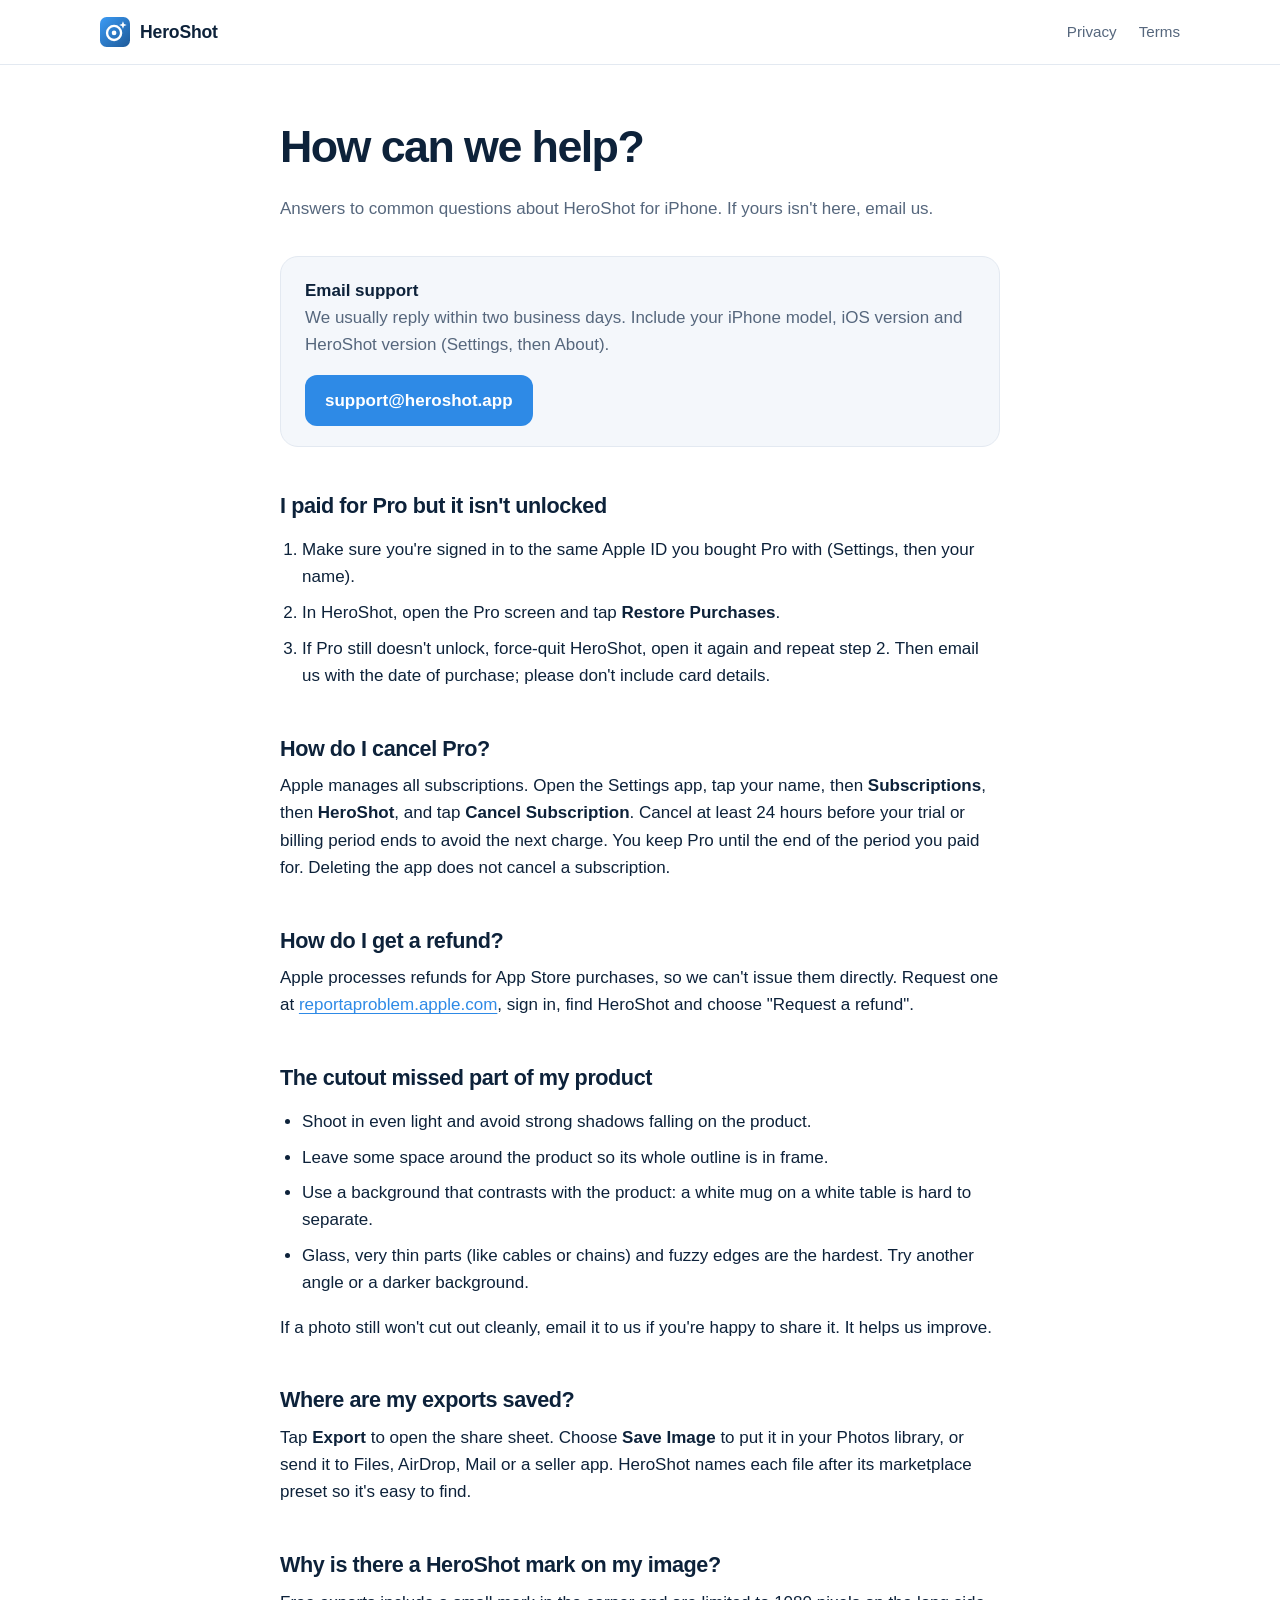
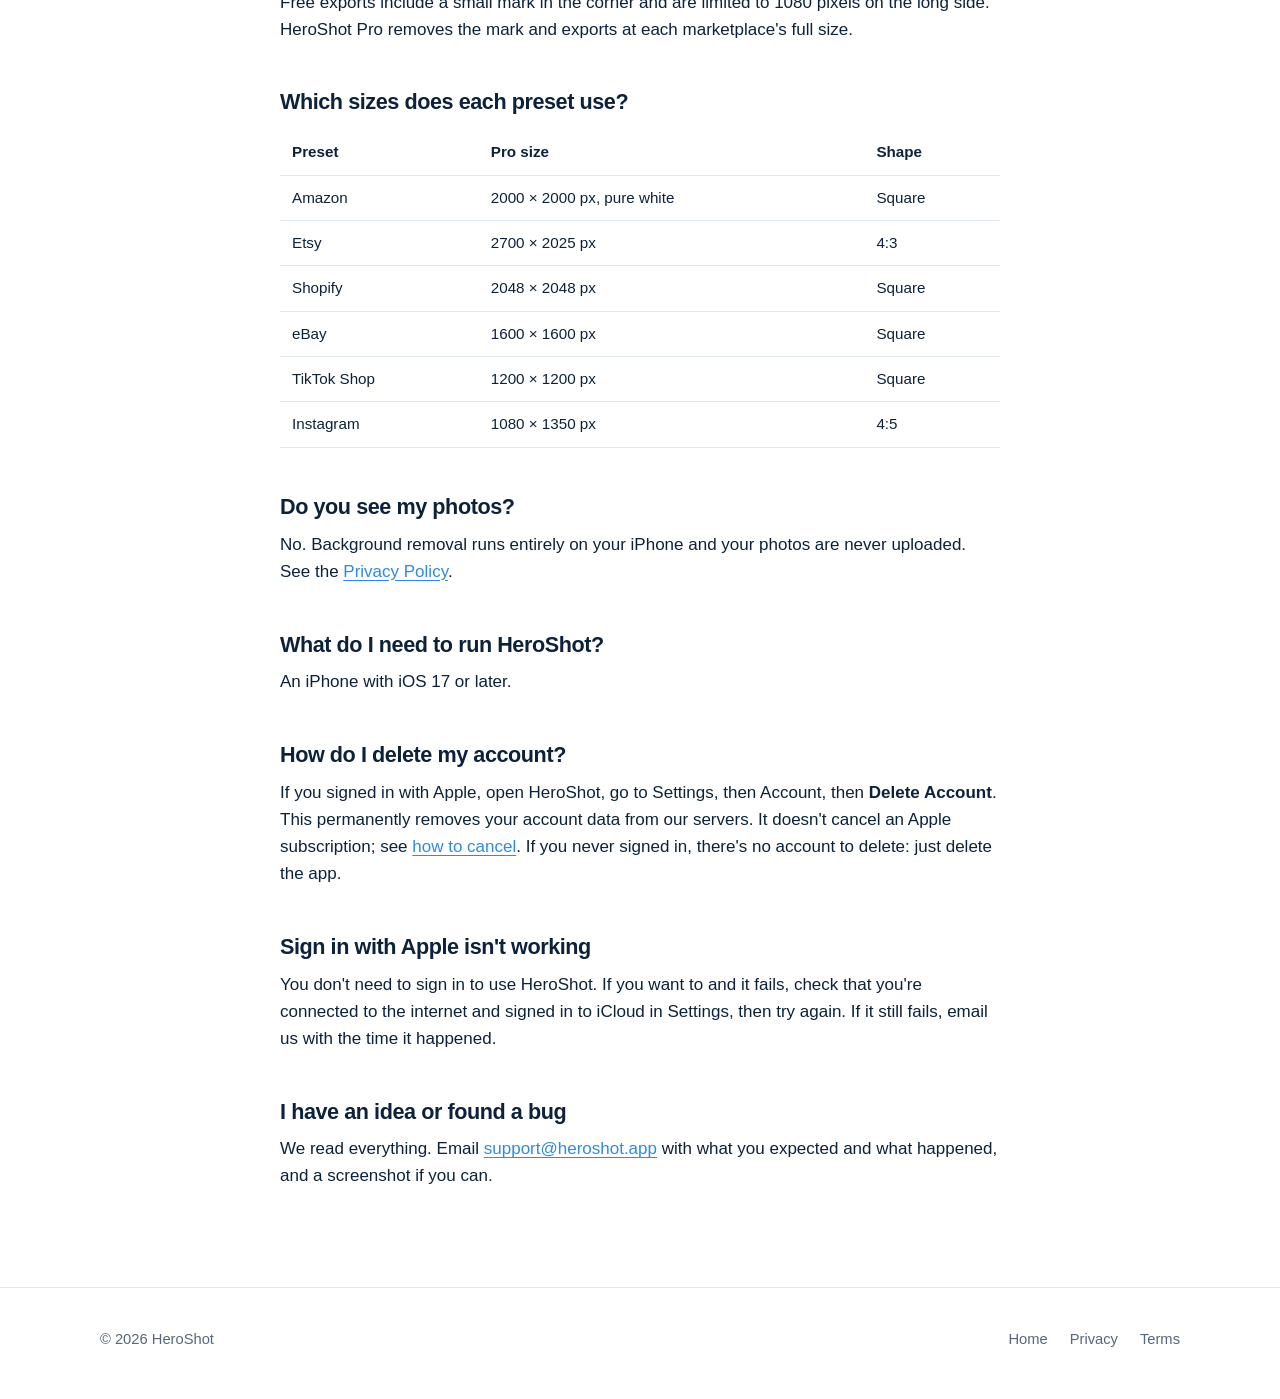
<file: support/index.html>
<!doctype html>
<html lang="en">
<head>
<meta charset="utf-8">
<meta name="viewport" content="width=device-width, initial-scale=1">
<title>Support | HeroShot</title>
<meta name="description" content="Get help with HeroShot: restore purchases, cancel or refund Pro, get cleaner cutouts, find your exports, and contact support.">
<link rel="canonical" href="https://heroshot.app/support/">
<meta property="og:title" content="HeroShot Support">
<meta property="og:image" content="https://heroshot.app/assets/og.jpg">
<link rel="icon" href="../assets/icon.svg" type="image/svg+xml">
<link rel="stylesheet" href="../assets/site.css">
</head>
<body>
<header class="nav">
  <div class="wrap">
    <a class="brand" href="../"><img src="../assets/icon.svg" alt="" width="30" height="30">HeroShot</a>
    <nav class="nav-links" aria-label="Primary"><a href="../privacy/">Privacy</a><a href="../terms/">Terms</a></nav>
  </div>
</header>

<main class="doc">
  <h1>How can we help?</h1>
  <p class="updated">Answers to common questions about HeroShot for iPhone. If yours isn't here, email us.</p>

  <div class="summary contact-card">
    <div>
      <strong>Email support</strong><br>
      <span style="color:var(--muted)">We usually reply within two business days. Include your iPhone model, iOS version and HeroShot version (Settings, then About).</span>
    </div>
    <a class="btn" href="mailto:support@heroshot.app?subject=HeroShot%20support">support@heroshot.app</a>
  </div>

  <h2 id="restore">I paid for Pro but it isn't unlocked</h2>
  <ol>
    <li>Make sure you're signed in to the same Apple ID you bought Pro with (Settings, then your name).</li>
    <li>In HeroShot, open the Pro screen and tap <strong>Restore Purchases</strong>.</li>
    <li>If Pro still doesn't unlock, force-quit HeroShot, open it again and repeat step 2. Then email us with the date of purchase; please don't include card details.</li>
  </ol>

  <h2 id="cancel">How do I cancel Pro?</h2>
  <p>Apple manages all subscriptions. Open the Settings app, tap your name, then <strong>Subscriptions</strong>, then <strong>HeroShot</strong>, and tap <strong>Cancel Subscription</strong>. Cancel at least 24 hours before your trial or billing period ends to avoid the next charge. You keep Pro until the end of the period you paid for. Deleting the app does not cancel a subscription.</p>

  <h2 id="refund">How do I get a refund?</h2>
  <p>Apple processes refunds for App Store purchases, so we can't issue them directly. Request one at <a href="https://reportaproblem.apple.com" rel="noopener">reportaproblem.apple.com</a>, sign in, find HeroShot and choose "Request a refund".</p>

  <h2 id="cutout">The cutout missed part of my product</h2>
  <ul>
    <li>Shoot in even light and avoid strong shadows falling on the product.</li>
    <li>Leave some space around the product so its whole outline is in frame.</li>
    <li>Use a background that contrasts with the product: a white mug on a white table is hard to separate.</li>
    <li>Glass, very thin parts (like cables or chains) and fuzzy edges are the hardest. Try another angle or a darker background.</li>
  </ul>
  <p>If a photo still won't cut out cleanly, email it to us if you're happy to share it. It helps us improve.</p>

  <h2 id="exports">Where are my exports saved?</h2>
  <p>Tap <strong>Export</strong> to open the share sheet. Choose <strong>Save Image</strong> to put it in your Photos library, or send it to Files, AirDrop, Mail or a seller app. HeroShot names each file after its marketplace preset so it's easy to find.</p>

  <h2 id="mark">Why is there a HeroShot mark on my image?</h2>
  <p>Free exports include a small mark in the corner and are limited to 1080 pixels on the long side. HeroShot Pro removes the mark and exports at each marketplace's full size.</p>

  <h2 id="sizes">Which sizes does each preset use?</h2>
  <table>
    <thead><tr><th>Preset</th><th>Pro size</th><th>Shape</th></tr></thead>
    <tbody>
      <tr><td>Amazon</td><td>2000 × 2000 px, pure white</td><td>Square</td></tr>
      <tr><td>Etsy</td><td>2700 × 2025 px</td><td>4:3</td></tr>
      <tr><td>Shopify</td><td>2048 × 2048 px</td><td>Square</td></tr>
      <tr><td>eBay</td><td>1600 × 1600 px</td><td>Square</td></tr>
      <tr><td>TikTok Shop</td><td>1200 × 1200 px</td><td>Square</td></tr>
      <tr><td>Instagram</td><td>1080 × 1350 px</td><td>4:5</td></tr>
    </tbody>
  </table>

  <h2 id="photos-privacy">Do you see my photos?</h2>
  <p>No. Background removal runs entirely on your iPhone and your photos are never uploaded. See the <a href="../privacy/">Privacy Policy</a>.</p>

  <h2 id="requirements">What do I need to run HeroShot?</h2>
  <p>An iPhone with iOS 17 or later.</p>

  <h2 id="delete">How do I delete my account?</h2>
  <p>If you signed in with Apple, open HeroShot, go to Settings, then Account, then <strong>Delete Account</strong>. This permanently removes your account data from our servers. It doesn't cancel an Apple subscription; see <a href="#cancel">how to cancel</a>. If you never signed in, there's no account to delete: just delete the app.</p>

  <h2 id="signin">Sign in with Apple isn't working</h2>
  <p>You don't need to sign in to use HeroShot. If you want to and it fails, check that you're connected to the internet and signed in to iCloud in Settings, then try again. If it still fails, email us with the time it happened.</p>

  <h2 id="ideas">I have an idea or found a bug</h2>
  <p>We read everything. Email <a href="mailto:support@heroshot.app?subject=HeroShot%20feedback">support@heroshot.app</a> with what you expected and what happened, and a screenshot if you can.</p>
</main>

<footer>
  <div class="wrap">
    <span>© 2026 HeroShot</span>
    <nav aria-label="Footer"><a href="../">Home</a><a href="../privacy/">Privacy</a><a href="../terms/">Terms</a></nav>
  </div>
</footer>
</body>
</html>
</file>
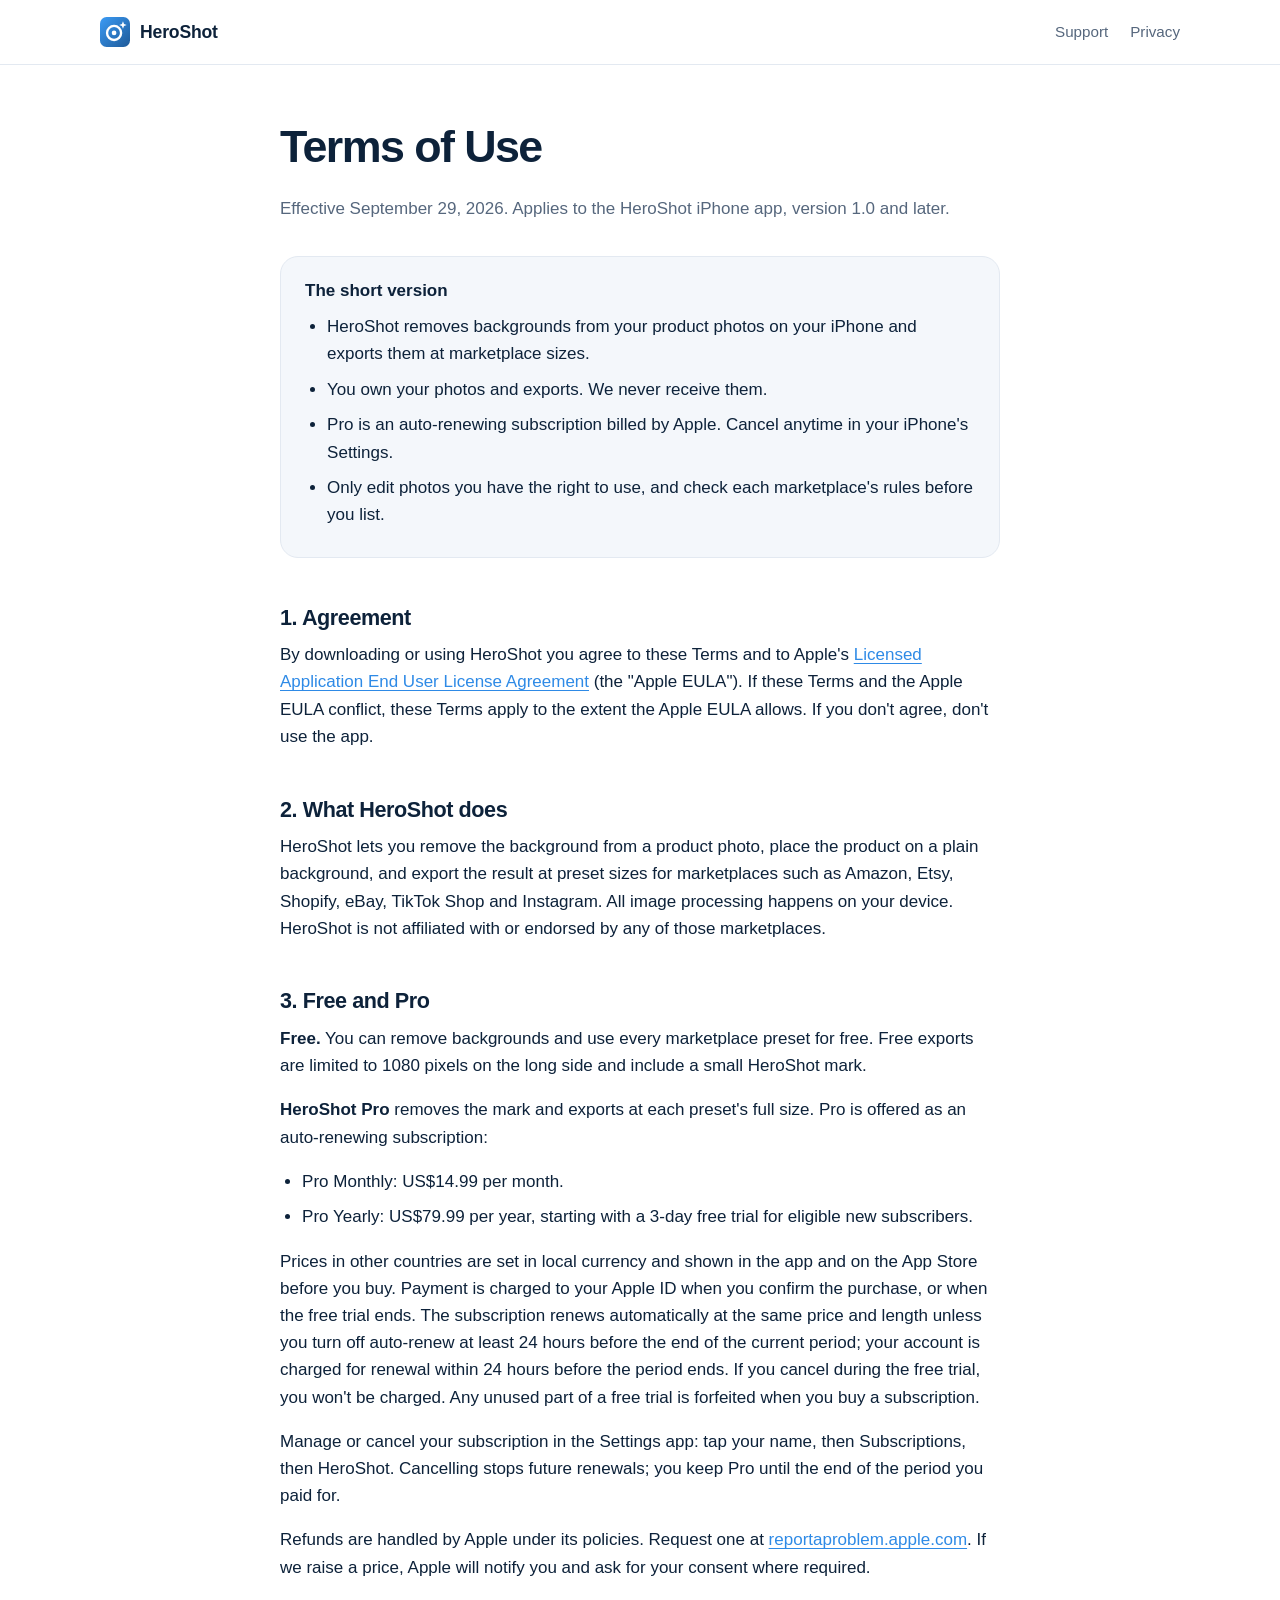
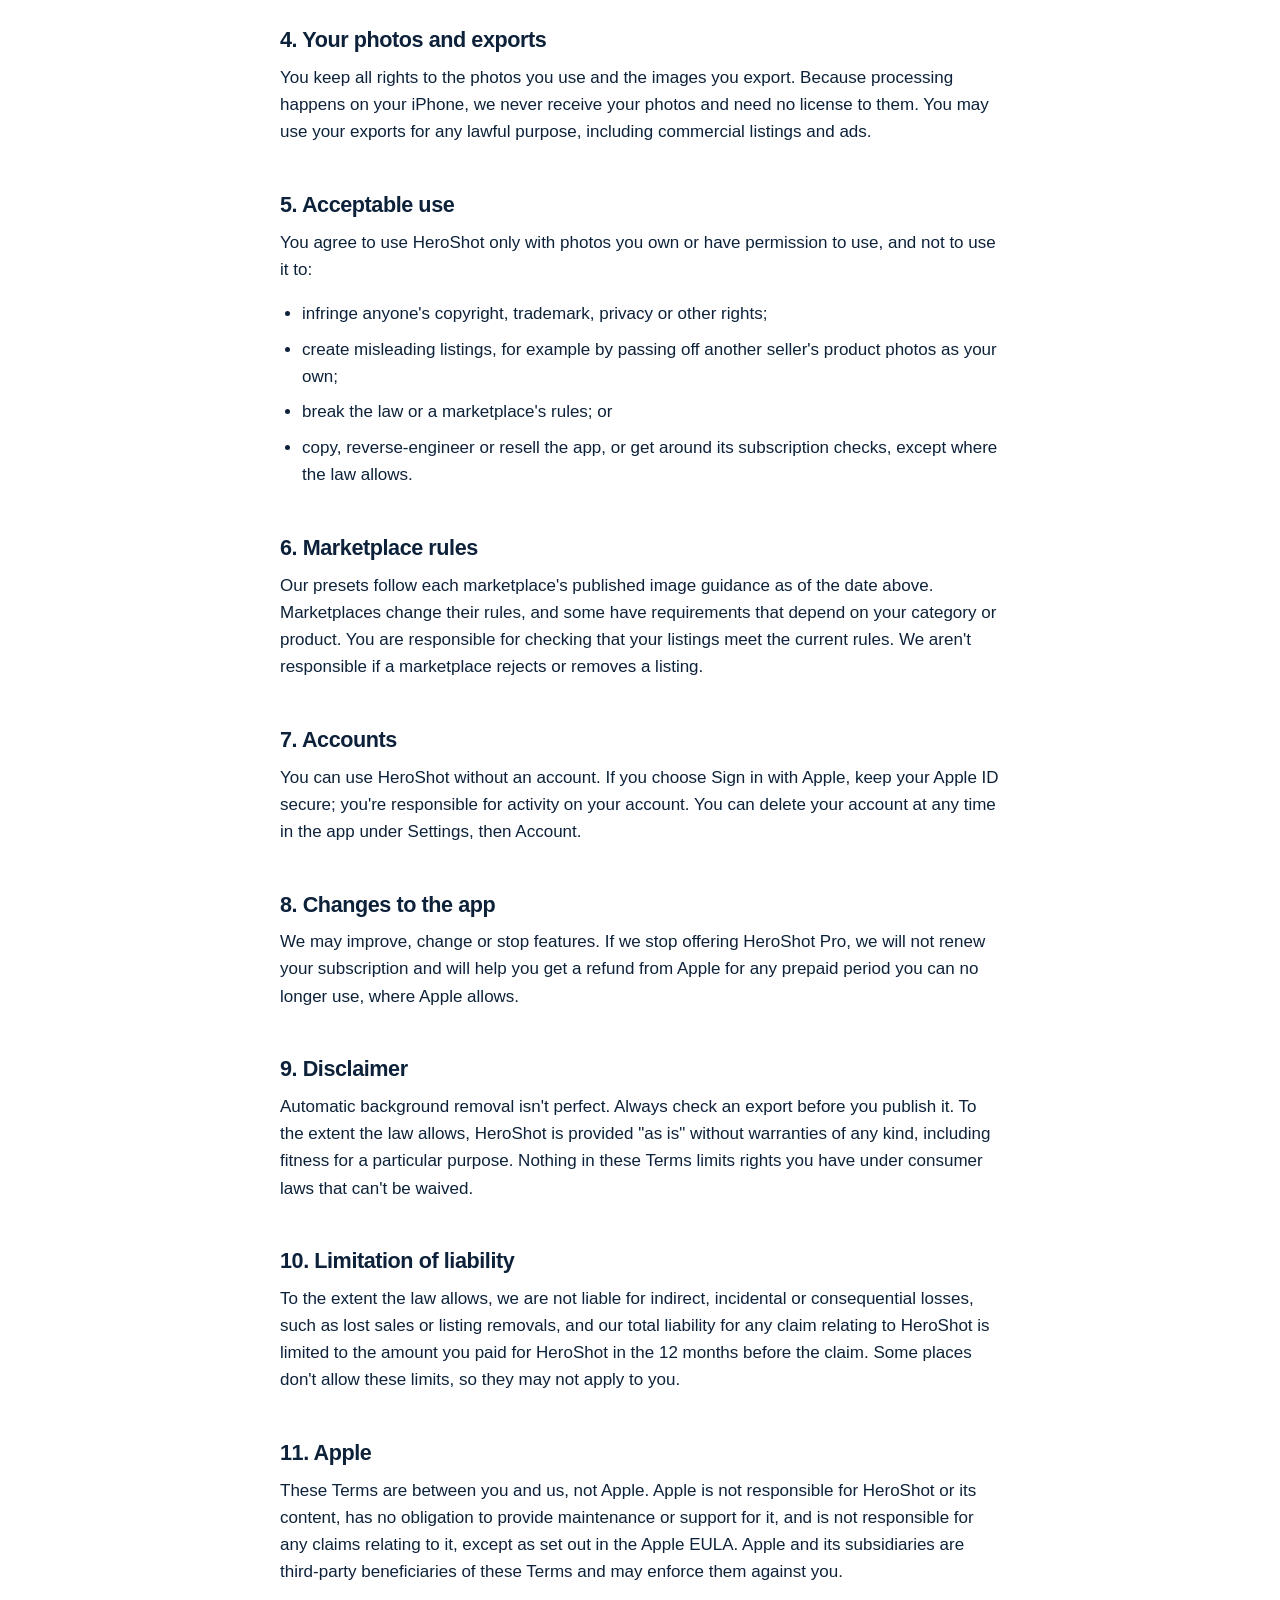
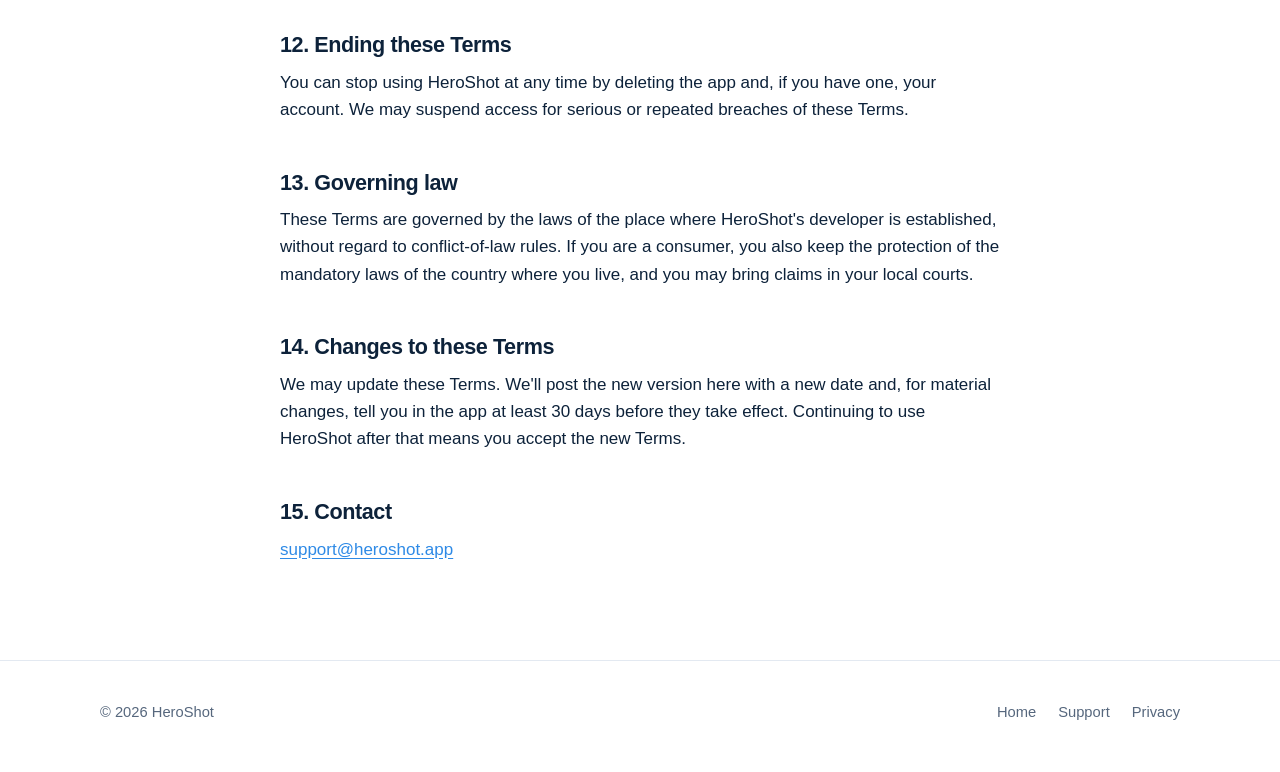
<file: terms/index.html>
<!doctype html>
<html lang="en">
<head>
<meta charset="utf-8">
<meta name="viewport" content="width=device-width, initial-scale=1">
<title>Terms of Use | HeroShot</title>
<meta name="description" content="Terms of Use for the HeroShot iPhone app, including HeroShot Pro subscription pricing, free trial, renewal and cancellation.">
<link rel="canonical" href="https://heroshot.app/terms/">
<meta property="og:title" content="HeroShot Terms of Use">
<meta property="og:image" content="https://heroshot.app/assets/og.jpg">
<link rel="icon" href="../assets/icon.svg" type="image/svg+xml">
<link rel="stylesheet" href="../assets/site.css">
</head>
<body>
<header class="nav">
  <div class="wrap">
    <a class="brand" href="../"><img src="../assets/icon.svg" alt="" width="30" height="30">HeroShot</a>
    <nav class="nav-links" aria-label="Primary"><a href="../support/">Support</a><a href="../privacy/">Privacy</a></nav>
  </div>
</header>

<main class="doc">
  <h1>Terms of Use</h1>
  <p class="updated">Effective September 29, 2026. Applies to the HeroShot iPhone app, version 1.0 and later.</p>

  <div class="summary">
    <strong>The short version</strong>
    <ul>
      <li>HeroShot removes backgrounds from your product photos on your iPhone and exports them at marketplace sizes.</li>
      <li>You own your photos and exports. We never receive them.</li>
      <li>Pro is an auto-renewing subscription billed by Apple. Cancel anytime in your iPhone's Settings.</li>
      <li>Only edit photos you have the right to use, and check each marketplace's rules before you list.</li>
    </ul>
  </div>

  <h2 id="agreement">1. Agreement</h2>
  <p>By downloading or using HeroShot you agree to these Terms and to Apple's <a href="https://www.apple.com/legal/internet-services/itunes/dev/stdeula/" rel="noopener">Licensed Application End User License Agreement</a> (the "Apple EULA"). If these Terms and the Apple EULA conflict, these Terms apply to the extent the Apple EULA allows. If you don't agree, don't use the app.</p>

  <h2 id="service">2. What HeroShot does</h2>
  <p>HeroShot lets you remove the background from a product photo, place the product on a plain background, and export the result at preset sizes for marketplaces such as Amazon, Etsy, Shopify, eBay, TikTok Shop and Instagram. All image processing happens on your device. HeroShot is not affiliated with or endorsed by any of those marketplaces.</p>

  <h2 id="plans">3. Free and Pro</h2>
  <p><strong>Free.</strong> You can remove backgrounds and use every marketplace preset for free. Free exports are limited to 1080 pixels on the long side and include a small HeroShot mark.</p>
  <p><strong>HeroShot Pro</strong> removes the mark and exports at each preset's full size. Pro is offered as an auto-renewing subscription:</p>
  <ul>
    <li>Pro Monthly: US$14.99 per month.</li>
    <li>Pro Yearly: US$79.99 per year, starting with a 3-day free trial for eligible new subscribers.</li>
  </ul>
  <p>Prices in other countries are set in local currency and shown in the app and on the App Store before you buy. Payment is charged to your Apple ID when you confirm the purchase, or when the free trial ends. The subscription renews automatically at the same price and length unless you turn off auto-renew at least 24 hours before the end of the current period; your account is charged for renewal within 24 hours before the period ends. If you cancel during the free trial, you won't be charged. Any unused part of a free trial is forfeited when you buy a subscription.</p>
  <p>Manage or cancel your subscription in the Settings app: tap your name, then Subscriptions, then HeroShot. Cancelling stops future renewals; you keep Pro until the end of the period you paid for.</p>
  <p>Refunds are handled by Apple under its policies. Request one at <a href="https://reportaproblem.apple.com" rel="noopener">reportaproblem.apple.com</a>. If we raise a price, Apple will notify you and ask for your consent where required.</p>

  <h2 id="content">4. Your photos and exports</h2>
  <p>You keep all rights to the photos you use and the images you export. Because processing happens on your iPhone, we never receive your photos and need no license to them. You may use your exports for any lawful purpose, including commercial listings and ads.</p>

  <h2 id="acceptable-use">5. Acceptable use</h2>
  <p>You agree to use HeroShot only with photos you own or have permission to use, and not to use it to:</p>
  <ul>
    <li>infringe anyone's copyright, trademark, privacy or other rights;</li>
    <li>create misleading listings, for example by passing off another seller's product photos as your own;</li>
    <li>break the law or a marketplace's rules; or</li>
    <li>copy, reverse-engineer or resell the app, or get around its subscription checks, except where the law allows.</li>
  </ul>

  <h2 id="marketplaces">6. Marketplace rules</h2>
  <p>Our presets follow each marketplace's published image guidance as of the date above. Marketplaces change their rules, and some have requirements that depend on your category or product. You are responsible for checking that your listings meet the current rules. We aren't responsible if a marketplace rejects or removes a listing.</p>

  <h2 id="accounts">7. Accounts</h2>
  <p>You can use HeroShot without an account. If you choose Sign in with Apple, keep your Apple ID secure; you're responsible for activity on your account. You can delete your account at any time in the app under Settings, then Account.</p>

  <h2 id="changes-service">8. Changes to the app</h2>
  <p>We may improve, change or stop features. If we stop offering HeroShot Pro, we will not renew your subscription and will help you get a refund from Apple for any prepaid period you can no longer use, where Apple allows.</p>

  <h2 id="disclaimer">9. Disclaimer</h2>
  <p>Automatic background removal isn't perfect. Always check an export before you publish it. To the extent the law allows, HeroShot is provided "as is" without warranties of any kind, including fitness for a particular purpose. Nothing in these Terms limits rights you have under consumer laws that can't be waived.</p>

  <h2 id="liability">10. Limitation of liability</h2>
  <p>To the extent the law allows, we are not liable for indirect, incidental or consequential losses, such as lost sales or listing removals, and our total liability for any claim relating to HeroShot is limited to the amount you paid for HeroShot in the 12 months before the claim. Some places don't allow these limits, so they may not apply to you.</p>

  <h2 id="apple">11. Apple</h2>
  <p>These Terms are between you and us, not Apple. Apple is not responsible for HeroShot or its content, has no obligation to provide maintenance or support for it, and is not responsible for any claims relating to it, except as set out in the Apple EULA. Apple and its subsidiaries are third-party beneficiaries of these Terms and may enforce them against you.</p>

  <h2 id="ending">12. Ending these Terms</h2>
  <p>You can stop using HeroShot at any time by deleting the app and, if you have one, your account. We may suspend access for serious or repeated breaches of these Terms.</p>

  <h2 id="law">13. Governing law</h2>
  <p>These Terms are governed by the laws of the place where HeroShot's developer is established, without regard to conflict-of-law rules. If you are a consumer, you also keep the protection of the mandatory laws of the country where you live, and you may bring claims in your local courts.</p>

  <h2 id="updates">14. Changes to these Terms</h2>
  <p>We may update these Terms. We'll post the new version here with a new date and, for material changes, tell you in the app at least 30 days before they take effect. Continuing to use HeroShot after that means you accept the new Terms.</p>

  <h2 id="contact">15. Contact</h2>
  <p><a href="mailto:support@heroshot.app">support@heroshot.app</a></p>
</main>

<footer>
  <div class="wrap">
    <span>© 2026 HeroShot</span>
    <nav aria-label="Footer"><a href="../">Home</a><a href="../support/">Support</a><a href="../privacy/">Privacy</a></nav>
  </div>
</footer>
</body>
</html>
</file>
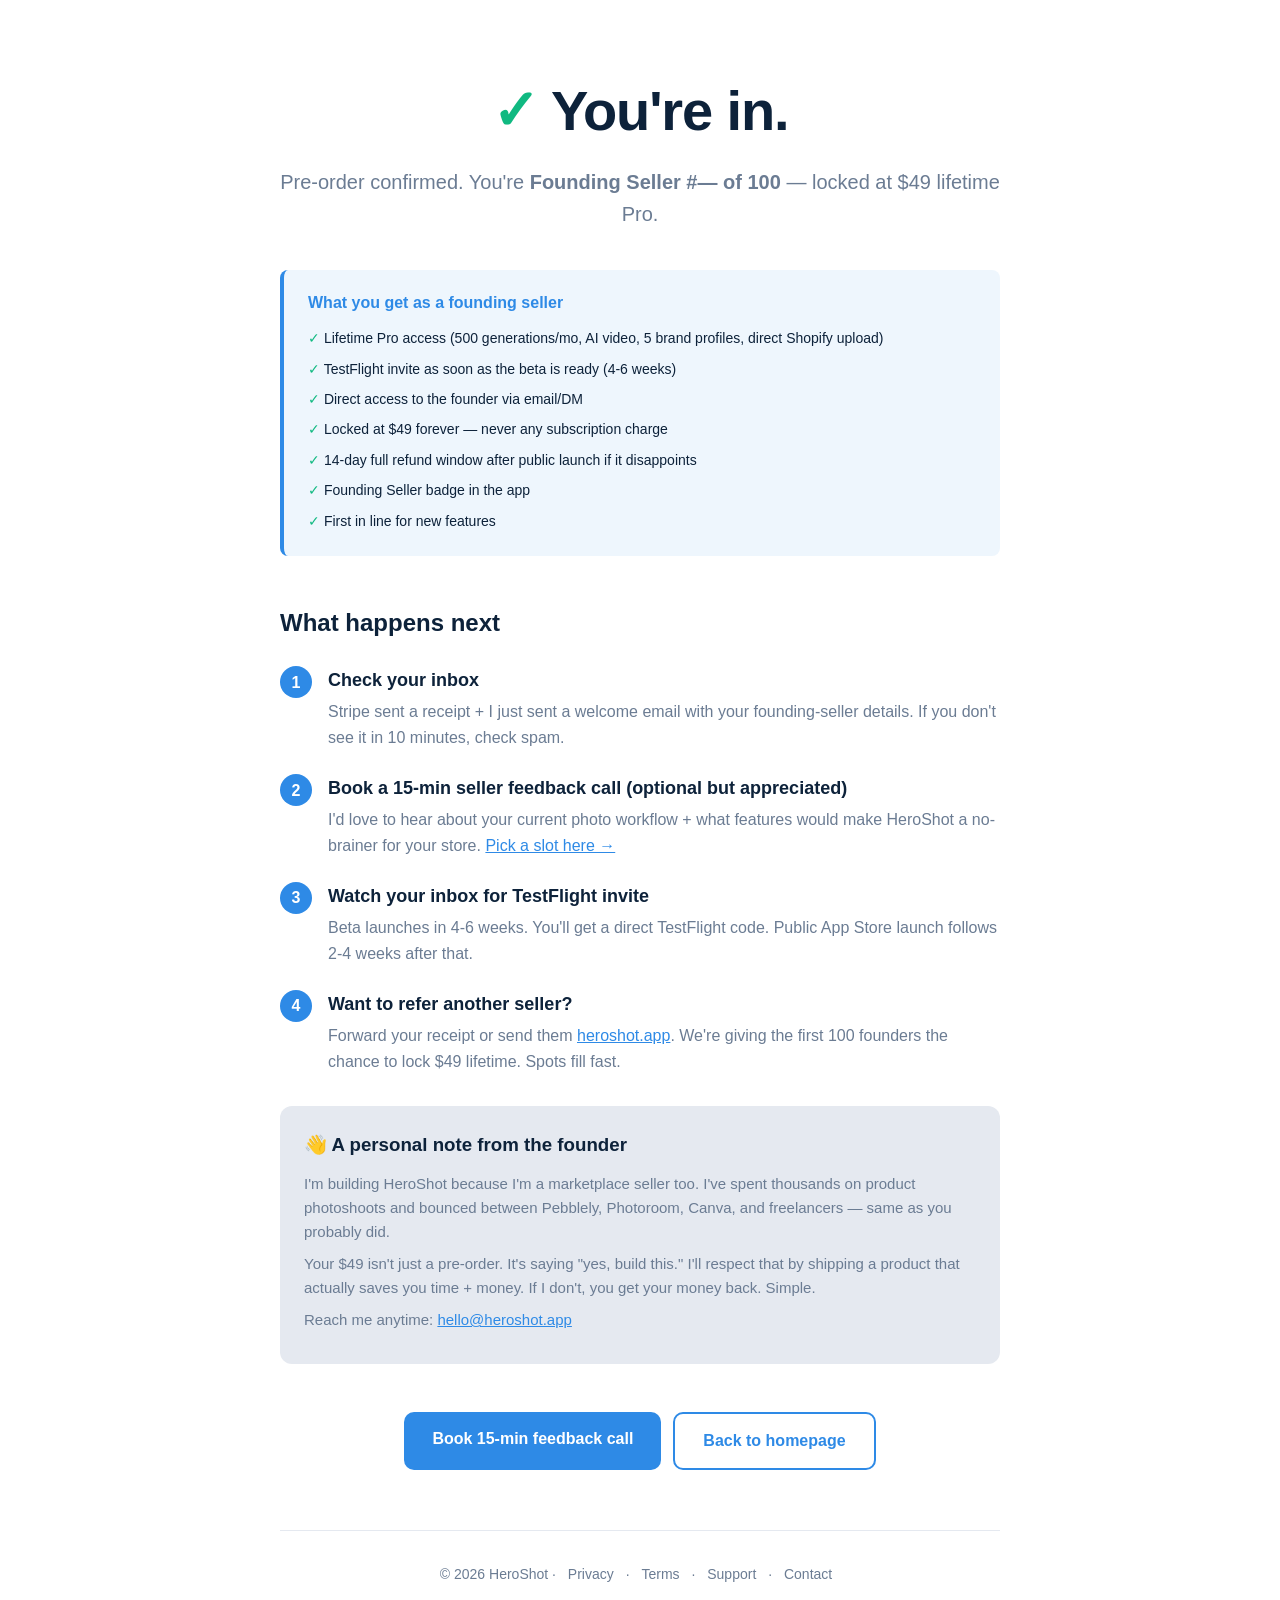
<file: welcome/index.html>
<!DOCTYPE html>
<html lang="en">
<head>
    <meta charset="UTF-8">
    <meta name="viewport" content="width=device-width, initial-scale=1.0">
    <title>Welcome to HeroShot — Pre-order confirmed</title>
    <meta name="description" content="You're in. Here's what happens next.">
    <!-- Post-purchase confirmation page; should NOT be indexed (carries
         session-specific founding-seller number via ?cs= query param). -->
    <meta name="robots" content="noindex,nofollow">
    <link rel="icon" href="data:image/svg+xml,<svg xmlns=%22http://www.w3.org/2000/svg%22 viewBox=%220 0 100 100%22><text y=%22.9em%22 font-size=%2290%22>📸</text></svg>">
    <style>
        * { margin: 0; padding: 0; box-sizing: border-box; }
        :root {
            --brand: #2E8AE6;
            --brand-dark: #1E5A99;
            --navy: #0D223A;
            --bg: #ffffff;
            --text: #0D223A;
            --muted: #6B7C93;
            --border: #E5E9F0;
            --success: #10B981;
        }
        @media (prefers-color-scheme: dark) {
            :root { --bg: #0D223A; --text: #fff; --muted: #94A3B8; --border: #1E3A5F; }
        }
        body { font-family: -apple-system, "SF Pro Text", -ui, sans-serif; color: var(--text); background: var(--bg); line-height: 1.6; padding: 80px 24px; }
        .container { max-width: 720px; margin: 0 auto; text-align: center; }
        h1 { font-size: clamp(36px, 6vw, 56px); font-weight: 800; line-height: 1.1; margin-bottom: 24px; letter-spacing: -0.02em; }
        h1 .check { color: var(--success); }
        h2 { font-size: 24px; margin: 48px 0 16px; text-align: left; }
        p.lead { font-size: 20px; color: var(--muted); margin-bottom: 40px; }
        .steps { text-align: left; margin: 24px 0; }
        .step { display: flex; gap: 16px; margin-bottom: 24px; align-items: flex-start; }
        .step-num { background: var(--brand); color: white; width: 32px; height: 32px; border-radius: 50%; display: flex; align-items: center; justify-content: center; flex-shrink: 0; font-weight: 700; }
        .step-body h3 { font-size: 18px; margin-bottom: 4px; }
        .step-body p { color: var(--muted); font-size: 16px; }
        .actions { margin: 48px 0; display: flex; gap: 12px; flex-wrap: wrap; justify-content: center; }
        .btn { display: inline-block; padding: 14px 28px; border-radius: 10px; font-weight: 600; text-decoration: none; transition: all 0.2s; }
        .btn-primary { background: var(--brand); color: white; }
        .btn-primary:hover { background: var(--brand-dark); }
        .btn-secondary { background: transparent; color: var(--brand); border: 2px solid var(--brand); }
        .btn-secondary:hover { background: var(--brand); color: white; }
        .insider-perks { background: rgba(46,138,230,0.08); border-left: 4px solid var(--brand); padding: 20px 24px; border-radius: 8px; text-align: left; margin: 32px 0; }
        .insider-perks h3 { font-size: 16px; margin-bottom: 8px; color: var(--brand); }
        .insider-perks ul { list-style: none; }
        .insider-perks li { padding: 4px 0; font-size: 14px; }
        .insider-perks li::before { content: "✓ "; color: var(--success); }
        footer { margin-top: 60px; padding-top: 32px; border-top: 1px solid var(--border); color: var(--muted); font-size: 14px; }
        footer a { color: var(--muted); text-decoration: none; margin: 0 8px; }
        footer a:hover { color: var(--brand); }
        .founder-note { text-align: left; padding: 24px; background: var(--border); border-radius: 12px; margin: 32px 0; }
        @media (prefers-color-scheme: dark) { .founder-note { background: rgba(255,255,255,0.04); } }
        .founder-note h3 { margin-bottom: 12px; }
        .founder-note p { font-size: 15px; color: var(--muted); margin-bottom: 8px; }
    </style>
</head>
<body>
<div class="container">

    <h1><span class="check">✓</span> You're in.</h1>
    <p class="lead">Pre-order confirmed. You're <strong>Founding Seller <span id="founding-number">#—</span> of <span id="founding-total">100</span></strong> — locked at $49 lifetime Pro.</p>

    <div class="insider-perks">
        <h3>What you get as a founding seller</h3>
        <ul>
            <li>Lifetime Pro access (500 generations/mo, AI video, 5 brand profiles, direct Shopify upload)</li>
            <li>TestFlight invite as soon as the beta is ready (4-6 weeks)</li>
            <li>Direct access to the founder via email/DM</li>
            <li>Locked at $49 forever — never any subscription charge</li>
            <li>14-day full refund window after public launch if it disappoints</li>
            <li>Founding Seller badge in the app</li>
            <li>First in line for new features</li>
        </ul>
    </div>

    <h2>What happens next</h2>
    <div class="steps">

        <div class="step">
            <div class="step-num">1</div>
            <div class="step-body">
                <h3>Check your inbox</h3>
                <p>Stripe sent a receipt + I just sent a welcome email with your founding-seller details. If you don't see it in 10 minutes, check spam.</p>
            </div>
        </div>

        <div class="step">
            <div class="step-num">2</div>
            <div class="step-body">
                <h3>Book a 15-min seller feedback call (optional but appreciated)</h3>
                <p>I'd love to hear about your current photo workflow + what features would make HeroShot a no-brainer for your store. <a href="https://calendly.com/REPLACE_WITH_CALENDLY" style="color:var(--brand);">Pick a slot here →</a></p>
            </div>
        </div>

        <div class="step">
            <div class="step-num">3</div>
            <div class="step-body">
                <h3>Watch your inbox for TestFlight invite</h3>
                <p>Beta launches in 4-6 weeks. You'll get a direct TestFlight code. Public App Store launch follows 2-4 weeks after that.</p>
            </div>
        </div>

        <div class="step">
            <div class="step-num">4</div>
            <div class="step-body">
                <h3>Want to refer another seller?</h3>
                <p>Forward your receipt or send them <a href="https://heroshot.app" style="color:var(--brand);">heroshot.app</a>. We're giving the first 100 founders the chance to lock $49 lifetime. Spots fill fast.</p>
            </div>
        </div>

    </div>

    <div class="founder-note">
        <h3>👋 A personal note from the founder</h3>
        <p>I'm building HeroShot because I'm a marketplace seller too. I've spent thousands on product photoshoots and bounced between Pebblely, Photoroom, Canva, and freelancers — same as you probably did.</p>
        <p>Your $49 isn't just a pre-order. It's saying "yes, build this." I'll respect that by shipping a product that actually saves you time + money. If I don't, you get your money back. Simple.</p>
        <p>Reach me anytime: <a href="mailto:hello@heroshot.app" style="color:var(--brand);">hello@heroshot.app</a></p>
    </div>

    <div class="actions">
        <a href="https://calendly.com/REPLACE_WITH_CALENDLY" class="btn btn-primary">Book 15-min feedback call</a>
        <a href="https://heroshot.app" class="btn btn-secondary">Back to homepage</a>
    </div>

    <footer>
        <p>© 2026 HeroShot · <a href="/privacy.html">Privacy</a> · <a href="/terms.html">Terms</a> · <a href="/support.html">Support</a> · <a href="mailto:hello@heroshot.app">Contact</a></p>
    </footer>

</div>

<script>
// Resolve the founding-seller number from the Stripe checkout session ID
// that Stripe appends to the redirect URL as `?cs=<session_id>`.
//
// Falls back gracefully to "#—" if:
//   - the user landed here without a session_id (manual nav, bookmark)
//   - the session_id is invalid or unknown to the Worker
//   - the Worker is unreachable
//
// Never blocks the page render — the number is a nice-to-have.
(function () {
    const API_BASE = (new URLSearchParams(location.search).get('api')) || 'https://api.heroshot.app';
    const sessionId = new URLSearchParams(location.search).get('cs');
    if (!sessionId) return;
    fetch(API_BASE + '/v1/checkout/' + encodeURIComponent(sessionId))
        .then(r => r.ok ? r.json() : null)
        .then(payload => {
            if (!payload || !payload.ok || !payload.data) return;
            const n = payload.data.founding_seller_number;
            if (typeof n === 'number' && n > 0) {
                const el = document.getElementById('founding-number');
                if (el) el.textContent = '#' + n;
            }
        })
        .catch(() => { /* silent — counter is informational */ });
})();
</script>

</body>
</html>
</file>
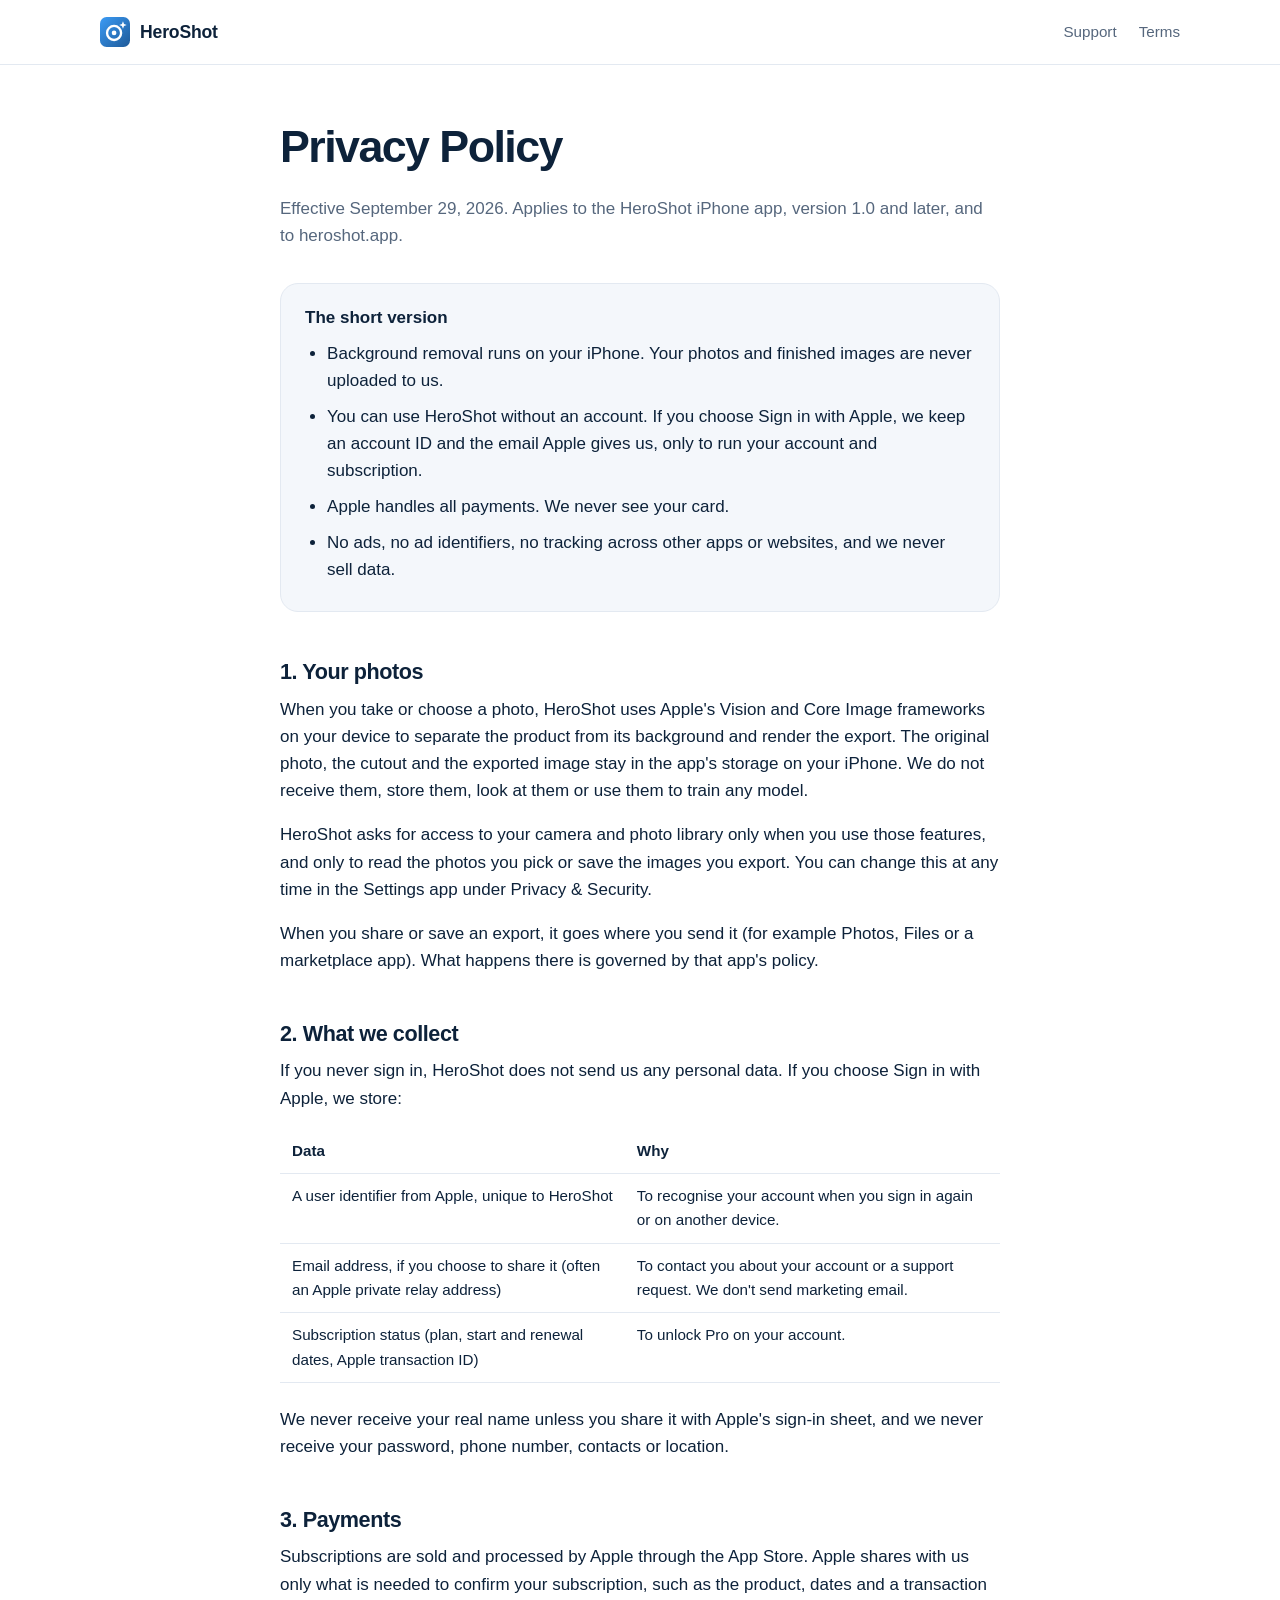
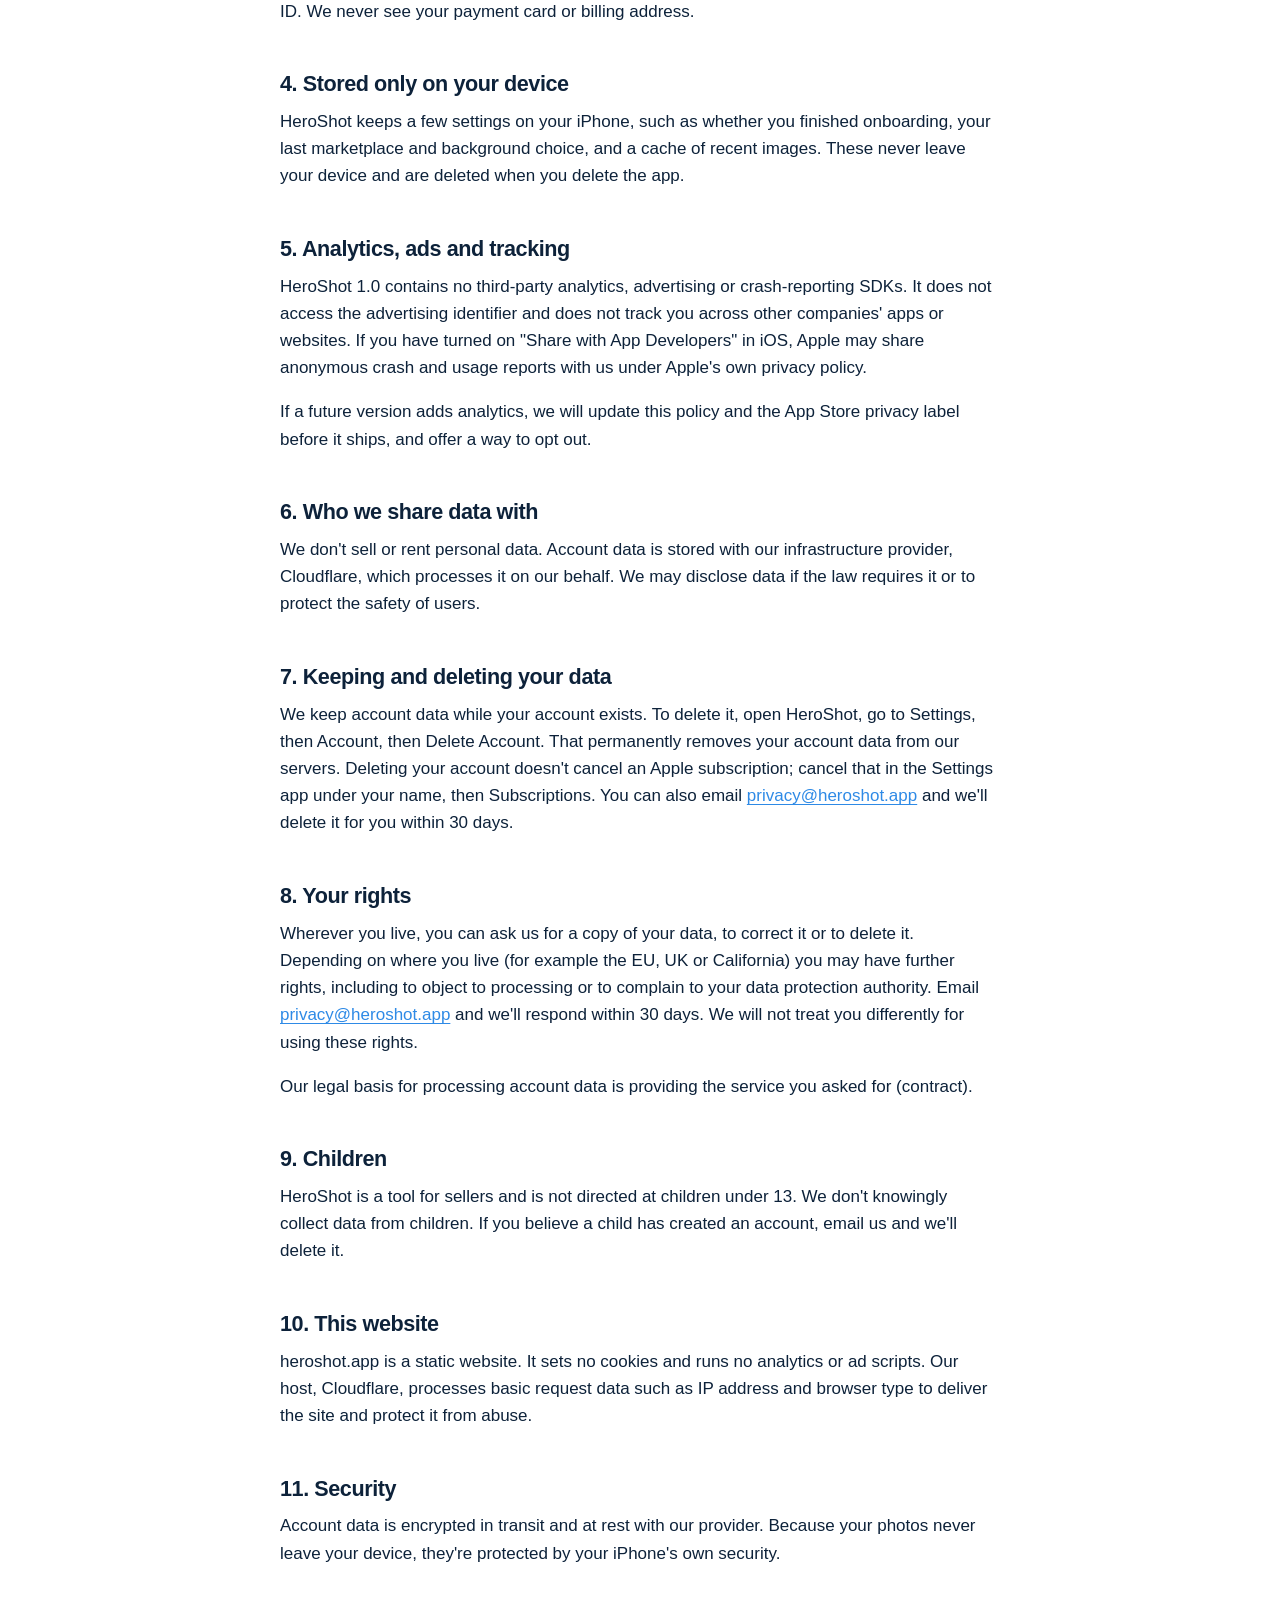
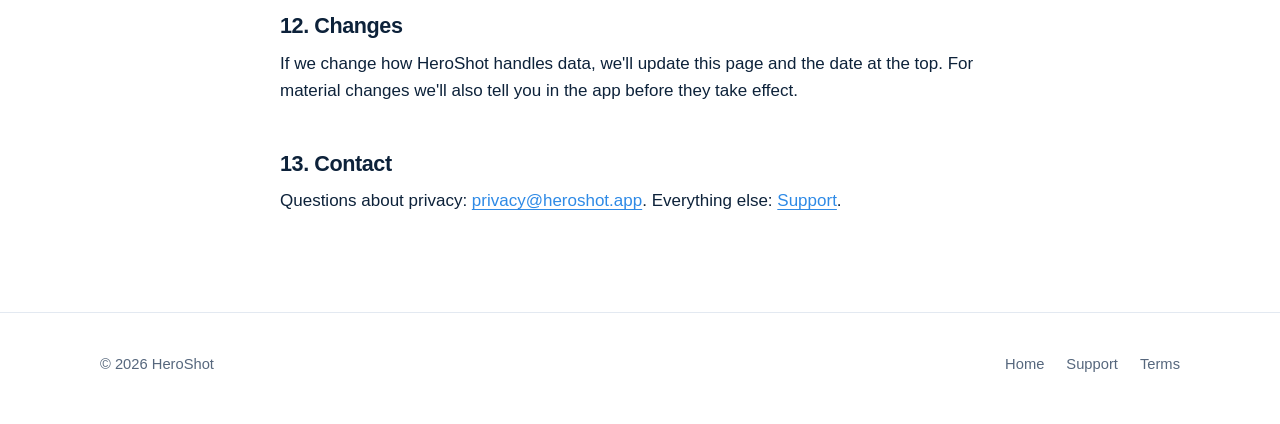
<file: privacy.html>
<!doctype html>
<html lang="en">
<head>
<meta charset="utf-8">
<title>HeroShot Privacy</title>
<meta name="robots" content="noindex">
<link rel="canonical" href="https://heroshot.app/privacy/">
<meta http-equiv="refresh" content="0; url=privacy/">
</head>
<body>
<p>This page moved to <a href="privacy/">privacy/</a>.</p>
</body>
</html>
</file>
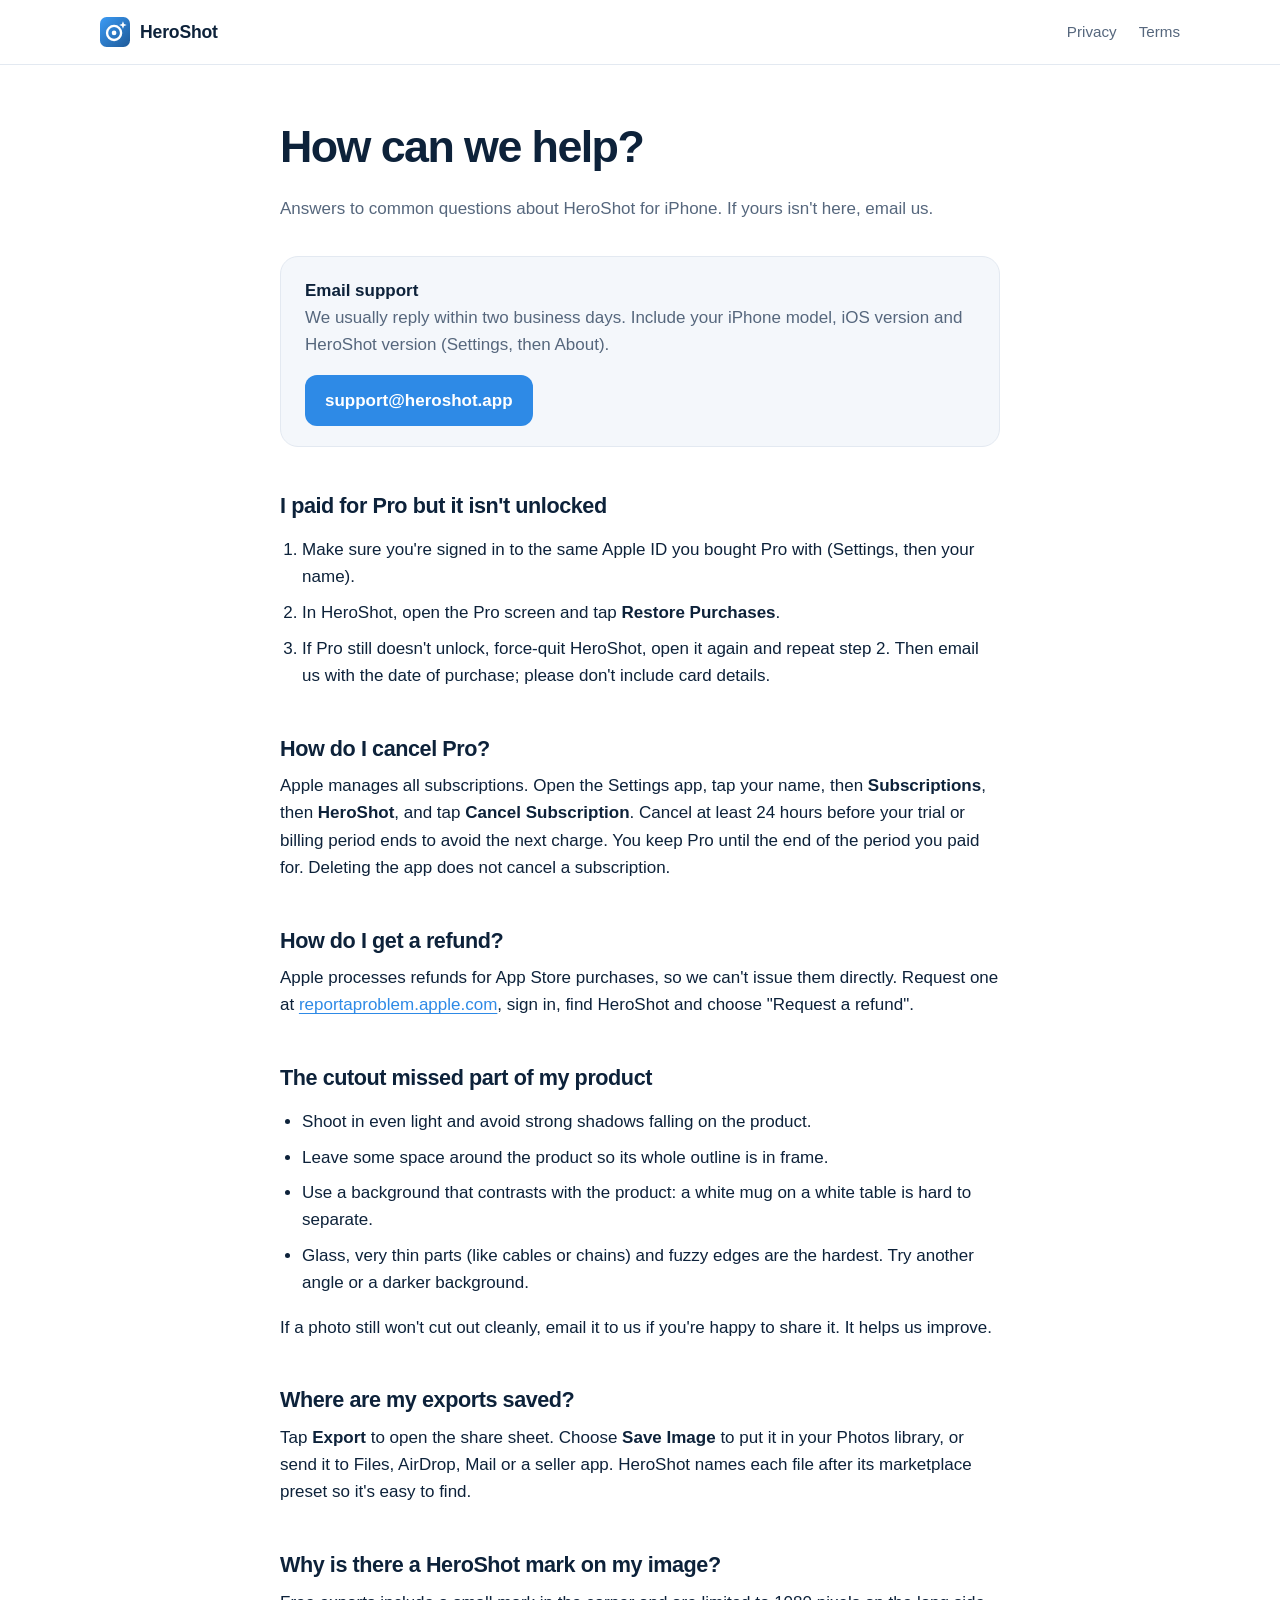
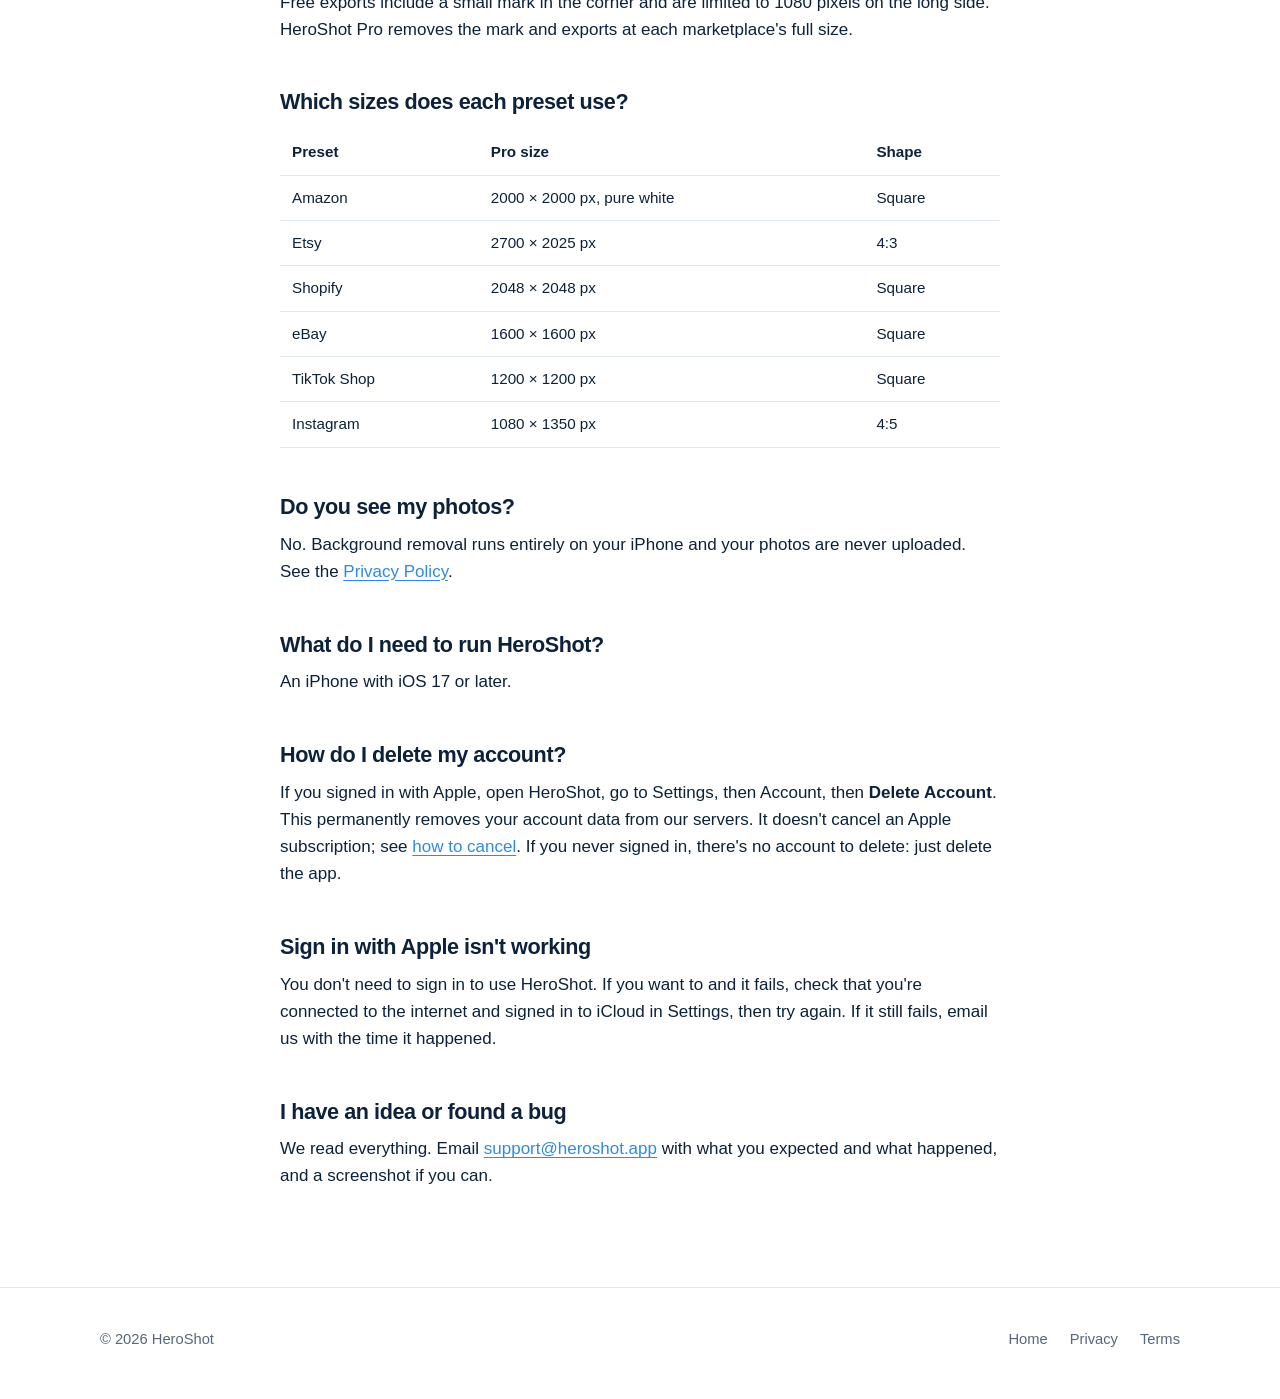
<file: support.html>
<!doctype html>
<html lang="en">
<head>
<meta charset="utf-8">
<title>HeroShot Support</title>
<meta name="robots" content="noindex">
<link rel="canonical" href="https://heroshot.app/support/">
<meta http-equiv="refresh" content="0; url=support/">
</head>
<body>
<p>This page moved to <a href="support/">support/</a>.</p>
</body>
</html>
</file>
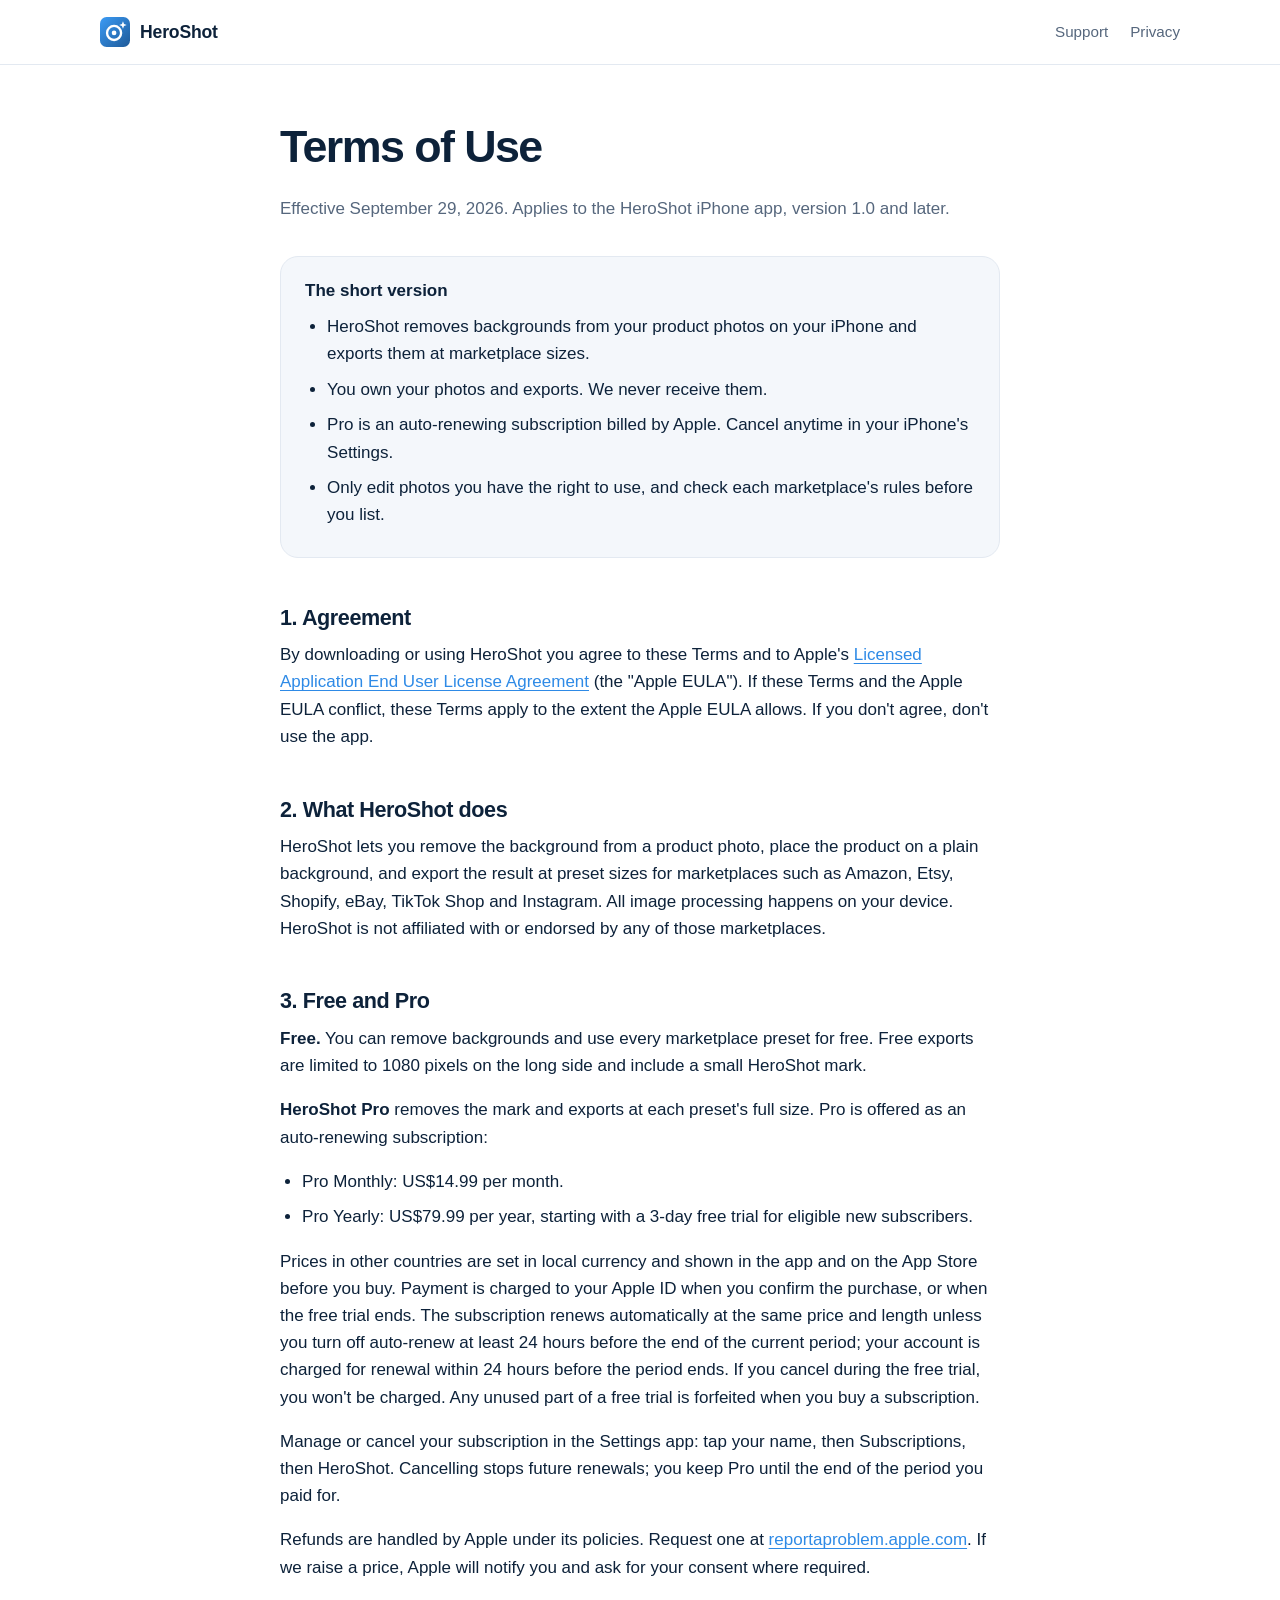
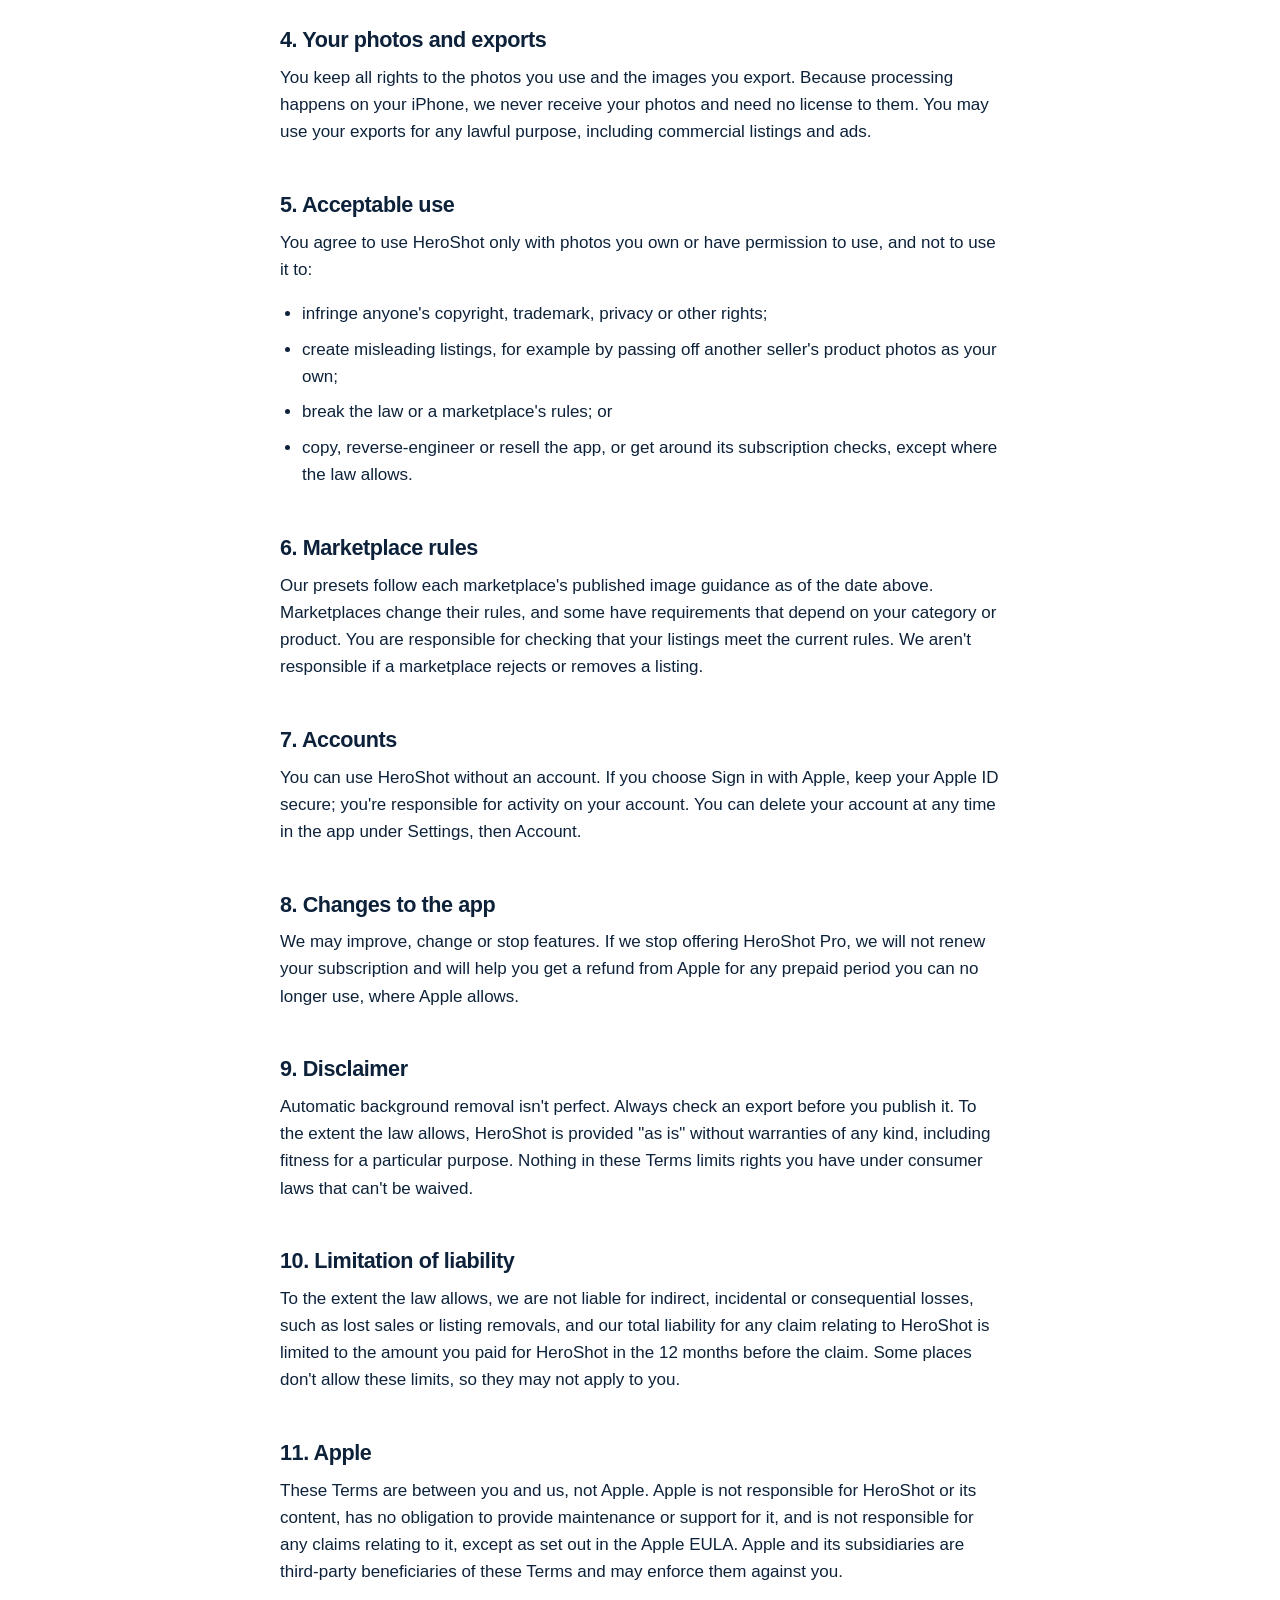
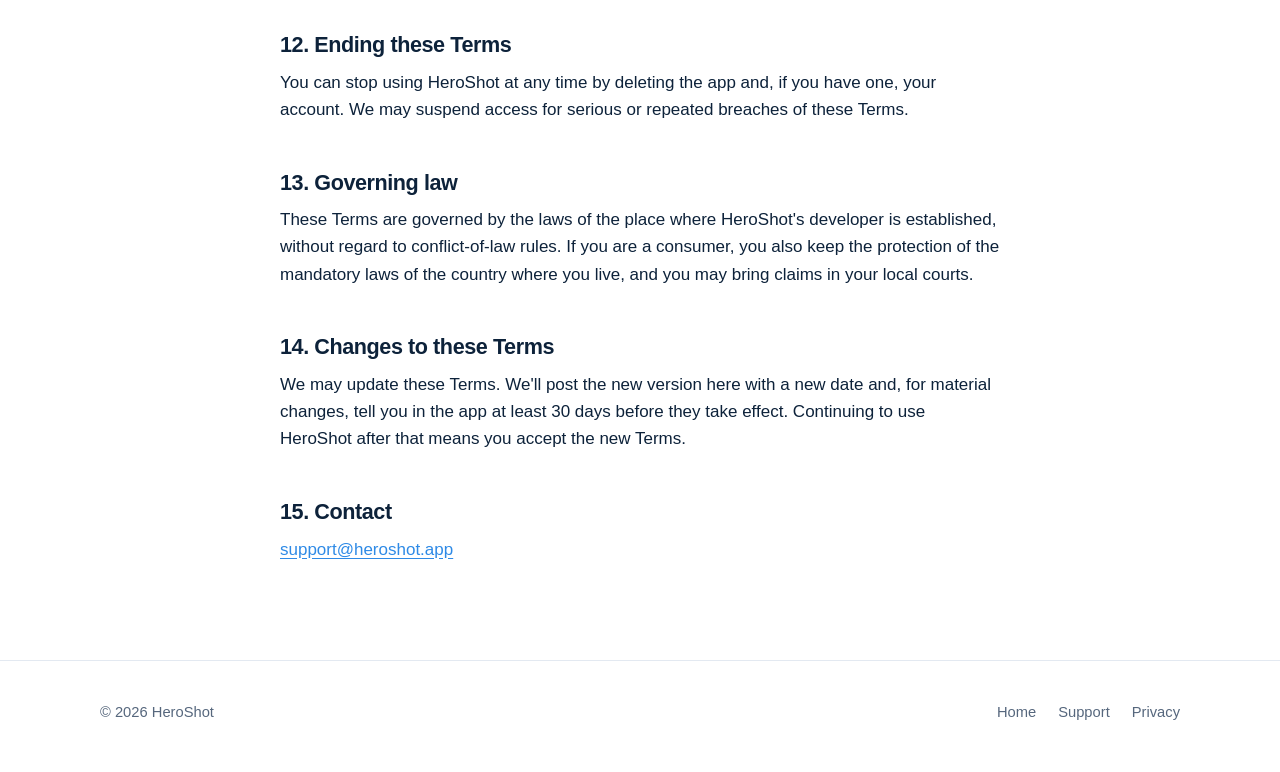
<file: terms.html>
<!doctype html>
<html lang="en">
<head>
<meta charset="utf-8">
<title>HeroShot Terms</title>
<meta name="robots" content="noindex">
<link rel="canonical" href="https://heroshot.app/terms/">
<meta http-equiv="refresh" content="0; url=terms/">
</head>
<body>
<p>This page moved to <a href="terms/">terms/</a>.</p>
</body>
</html>
</file>
<file: assets/site.css>
/* HeroShot site styles. Shared by every page; no build step. */
:root {
  --brand: #2e8ae6;
  --brand-strong: #1e6fc2;
  --ink: #0d223a;
  --text: #0d223a;
  --muted: #56677d;
  --bg: #ffffff;
  --bg-soft: #f4f7fb;
  --card: #ffffff;
  --line: #e3e9f1;
  --ok: #0f9d6b;
  --radius: 18px;
  --shadow: 0 1px 2px rgba(13, 34, 58, .06), 0 8px 28px rgba(13, 34, 58, .08);
  --maxw: 1120px;
  color-scheme: light dark;
}
@media (prefers-color-scheme: dark) {
  :root {
    --text: #eef3f9;
    --muted: #9aabbf;
    --bg: #0a1522;
    --bg-soft: #0f1d2e;
    --card: #122338;
    --line: #1f344d;
    --shadow: 0 1px 2px rgba(0, 0, 0, .3), 0 8px 28px rgba(0, 0, 0, .35);
  }
}

*, *::before, *::after { box-sizing: border-box; }
html { -webkit-text-size-adjust: 100%; scroll-behavior: smooth; }
@media (prefers-reduced-motion: reduce) { html { scroll-behavior: auto; } }
body {
  margin: 0;
  font-family: -apple-system, BlinkMacSystemFont, "SF Pro Text", "Segoe UI", Roboto, "Helvetica Neue", Arial, sans-serif;
  font-size: 17px;
  line-height: 1.6;
  color: var(--text);
  background: var(--bg);
  -webkit-font-smoothing: antialiased;
}
img, svg { max-width: 100%; height: auto; display: block; }
a { color: var(--brand); text-underline-offset: 3px; }
a:hover { color: var(--brand-strong); }
:focus-visible { outline: 3px solid var(--brand); outline-offset: 3px; border-radius: 6px; }
h1, h2, h3 { line-height: 1.15; letter-spacing: -.02em; margin: 0 0 .5em; }
h1 { font-size: clamp(2.2rem, 5.4vw, 3.9rem); letter-spacing: -.035em; }
h2 { font-size: clamp(1.7rem, 3.4vw, 2.5rem); }
h3 { font-size: 1.15rem; letter-spacing: -.01em; }
p { margin: 0 0 1em; }

.wrap { max-width: var(--maxw); margin: 0 auto; padding: 0 20px; }
.skip { position: absolute; left: -9999px; }
.skip:focus { left: 16px; top: 16px; z-index: 1000; background: var(--card); padding: 8px 14px; }

/* Nav */
.nav {
  position: sticky; top: 0; z-index: 50;
  background: color-mix(in srgb, var(--bg) 82%, transparent);
  backdrop-filter: saturate(180%) blur(14px);
  -webkit-backdrop-filter: saturate(180%) blur(14px);
  border-bottom: 1px solid var(--line);
}
.nav .wrap { display: flex; align-items: center; gap: 24px; height: 64px; }
.brand { display: flex; align-items: center; gap: 10px; font-weight: 700; font-size: 1.1rem; color: var(--text); text-decoration: none; letter-spacing: -.01em; }
.brand img { width: 30px; height: 30px; }
.nav-links { display: flex; gap: 22px; margin-left: auto; }
.nav-links a { color: var(--muted); text-decoration: none; font-size: .95rem; font-weight: 500; }
.nav-links a:hover { color: var(--text); }
.nav .badge { height: 36px; width: auto; }
@media (max-width: 760px) { .nav-links { display: none; } .nav .badge-link { margin-left: auto; } }

/* Buttons and badge */
.badge-link { display: inline-block; line-height: 0; border-radius: 8px; }
.badge-link img { height: 52px; width: auto; }
.cta-row { display: flex; flex-wrap: wrap; align-items: center; gap: 14px 20px; }
.cta-note { color: var(--muted); font-size: .95rem; }

/* Hero */
.hero { padding: 72px 0 40px; }
.hero .wrap { display: grid; grid-template-columns: 1.05fr 1fr; gap: 56px; align-items: center; }
.eyebrow { display: inline-flex; align-items: center; gap: 8px; font-size: .85rem; font-weight: 600; color: var(--brand); background: color-mix(in srgb, var(--brand) 10%, transparent); padding: 6px 12px; border-radius: 999px; margin-bottom: 20px; }
.lede { font-size: 1.2rem; color: var(--muted); max-width: 34em; margin-bottom: 28px; }
.hero-points { list-style: none; padding: 0; margin: 28px 0 0; display: flex; flex-wrap: wrap; gap: 10px 22px; color: var(--muted); font-size: .95rem; }
.hero-points li::before { content: "✓"; color: var(--ok); font-weight: 700; margin-right: 7px; }
@media (max-width: 900px) {
  .hero { padding-top: 40px; }
  .hero .wrap { grid-template-columns: 1fr; gap: 36px; }
}

/* Before / after compare */
.compare {
  position: relative; aspect-ratio: 1; border-radius: 24px; overflow: hidden;
  box-shadow: var(--shadow); background: #ddd; user-select: none; touch-action: pan-y;
  --pos: 50%;
}
.compare img { position: absolute; inset: 0; width: 100%; height: 100%; object-fit: cover; }
.compare .after { clip-path: inset(0 0 0 var(--pos)); }
.compare .handle {
  position: absolute; top: 0; bottom: 0; left: var(--pos); width: 3px; margin-left: -1.5px;
  background: #fff; box-shadow: 0 0 0 1px rgba(0,0,0,.12); pointer-events: none;
}
.compare .handle::after {
  content: "‹ ›"; position: absolute; top: 50%; left: 50%; transform: translate(-50%, -50%);
  width: 44px; height: 44px; border-radius: 50%; background: #fff; color: var(--ink);
  display: grid; place-items: center; font-weight: 700; font-size: 18px; letter-spacing: 2px;
  box-shadow: 0 4px 14px rgba(0,0,0,.25);
}
.compare input[type=range] {
  position: absolute; inset: 0; width: 100%; height: 100%; margin: 0; opacity: 0; cursor: ew-resize;
}
.compare .tag {
  position: absolute; top: 14px; font-size: .78rem; font-weight: 600; padding: 5px 11px; border-radius: 999px;
  background: rgba(13,34,58,.72); color: #fff; backdrop-filter: blur(6px); pointer-events: none;
}
.compare .tag.l { left: 14px; }
.compare .tag.r { right: 14px; }
.compare input[type=range]:focus-visible ~ .handle::after { outline: 3px solid var(--brand); outline-offset: 2px; }

/* Sections */
section { padding: 88px 0; }
.soft { background: var(--bg-soft); }
.section-head { max-width: 44em; margin-bottom: 44px; }
.section-head p { color: var(--muted); font-size: 1.1rem; }
.center { text-align: center; margin-left: auto; margin-right: auto; }
@media (max-width: 700px) { section { padding: 64px 0; } }

.grid-3 { display: grid; grid-template-columns: repeat(3, 1fr); gap: 20px; }
.grid-2 { display: grid; grid-template-columns: repeat(2, 1fr); gap: 20px; }
@media (max-width: 860px) { .grid-3, .grid-2 { grid-template-columns: 1fr; } }

.card { background: var(--card); border: 1px solid var(--line); border-radius: var(--radius); padding: 26px; }
.card p { color: var(--muted); margin: 0; }
.step-num { width: 36px; height: 36px; border-radius: 10px; display: grid; place-items: center; font-weight: 700; background: color-mix(in srgb, var(--brand) 12%, transparent); color: var(--brand); margin-bottom: 16px; }

/* Marketplace sizes */
.sizes { display: grid; grid-template-columns: repeat(3, 1fr); gap: 20px; }
@media (max-width: 860px) { .sizes { grid-template-columns: repeat(2, 1fr); } }
.size { min-width: 0; background: var(--card); border: 1px solid var(--line); border-radius: var(--radius); padding: 22px; display: flex; flex-direction: column; gap: 14px; }
.size .frame-box { height: 128px; display: grid; place-items: center; }
.size .frame {
  height: 100%; max-width: 100%; border: 2px solid var(--brand); border-radius: 6px; background: #fff;
  display: grid; place-items: center; position: relative;
}
.size .frame.wide { height: auto; width: 100%; }
.size .frame::after { content: ""; width: var(--fill, 80%); aspect-ratio: 1; max-height: var(--fill, 80%); border-radius: 12px; background: linear-gradient(160deg, #d7dfe9, #a9b9cc); box-shadow: 0 6px 10px -6px rgba(13,34,58,.35); }
.size .name { font-weight: 700; font-size: 1.05rem; }
.size .px { font-variant-numeric: tabular-nums; font-weight: 600; }
.size .note { color: var(--muted); font-size: .92rem; margin: 0; }
@media (max-width: 480px) {
  .sizes { gap: 12px; }
  .size { padding: 14px; gap: 10px; }
  .size .frame-box { height: 100px; }
  .size .frame.wide { width: 88%; }
  .size .note { font-size: .85rem; }
}
.fineprint { color: var(--muted); font-size: .85rem; margin-top: 22px; }

/* Privacy band */
.privacy-band { background: var(--ink); color: #eef3f9; }
.privacy-band .section-head p, .privacy-band .card p { color: #b3c3d6; }
.privacy-band .card { background: #12304f; border-color: #1f4468; }
.privacy-band h3 { color: #fff; }

/* Backgrounds */
.swatches { display: flex; flex-wrap: wrap; gap: 14px; }
.swatch { display: flex; align-items: center; gap: 10px; padding: 10px 16px 10px 10px; border: 1px solid var(--line); border-radius: 999px; background: var(--card); font-weight: 500; }
.swatch i { width: 28px; height: 28px; border-radius: 50%; border: 1px solid rgba(0,0,0,.12); }
.checker { background: conic-gradient(#ccc 25%, #fff 0 50%, #ccc 0 75%, #fff 0) 0 0 / 10px 10px; }

/* Pricing */
.plans { display: grid; grid-template-columns: 1fr 1fr; gap: 22px; max-width: 880px; margin: 0 auto; }
@media (max-width: 760px) { .plans { grid-template-columns: 1fr; } }
.plan { background: var(--card); border: 1px solid var(--line); border-radius: 22px; padding: 30px; display: flex; flex-direction: column; }
.plan.pro { border: 2px solid var(--brand); box-shadow: var(--shadow); position: relative; }
.plan .ribbon { position: absolute; top: -13px; left: 30px; background: var(--brand); color: #fff; font-size: .8rem; font-weight: 700; padding: 4px 12px; border-radius: 999px; }
.plan h3 { font-size: 1.3rem; margin-bottom: 4px; }
.price { font-size: 2.6rem; font-weight: 800; letter-spacing: -.03em; line-height: 1.1; margin: 14px 0 2px; }
.price small { font-size: 1rem; font-weight: 500; color: var(--muted); letter-spacing: 0; }
.price-alt { color: var(--muted); font-size: .95rem; margin-bottom: 20px; }
.plan ul { list-style: none; padding: 0; margin: 0 0 8px; display: grid; gap: 10px; }
.plan li { padding-left: 28px; position: relative; }
.plan li::before { content: "✓"; position: absolute; left: 0; color: var(--ok); font-weight: 700; }
.plan li.dim { color: var(--muted); }
.plan li.dim::before { content: "–"; color: var(--muted); }
.legal-note { color: var(--muted); font-size: .85rem; max-width: 880px; margin: 22px auto 0; text-align: center; }

/* FAQ */
.faq { max-width: 780px; margin: 0 auto; }
.faq details { border-bottom: 1px solid var(--line); padding: 18px 0; }
.faq summary { cursor: pointer; font-weight: 600; font-size: 1.08rem; list-style: none; display: flex; justify-content: space-between; gap: 16px; }
.faq summary::-webkit-details-marker { display: none; }
.faq summary::after { content: "+"; color: var(--brand); font-size: 1.4rem; line-height: 1; transition: transform .2s; }
.faq details[open] summary::after { transform: rotate(45deg); }
.faq details p { color: var(--muted); margin: 12px 0 0; }

/* Final CTA */
.final { text-align: center; }
.final .cta-row { justify-content: center; }

/* Footer */
footer { border-top: 1px solid var(--line); padding: 40px 0 48px; color: var(--muted); font-size: .92rem; }
footer .wrap { display: flex; flex-wrap: wrap; gap: 16px 32px; align-items: center; justify-content: space-between; }
footer nav { display: flex; flex-wrap: wrap; gap: 8px 22px; }
footer a { color: var(--muted); text-decoration: none; }
footer a:hover { color: var(--text); }
.tm { flex-basis: 100%; font-size: .8rem; margin: 0; }

/* Document pages (privacy, terms, support) */
.doc { max-width: 760px; margin: 0 auto; padding: 56px 20px 80px; }
.doc h1 { font-size: clamp(2rem, 4.6vw, 2.8rem); }
.doc h2 { font-size: 1.35rem; margin-top: 2.2em; }
.doc .updated { color: var(--muted); margin-bottom: 2em; }
.doc ul, .doc ol { padding-left: 1.3em; }
.doc li { margin-bottom: .5em; }
.doc .summary { background: var(--bg-soft); border: 1px solid var(--line); border-radius: var(--radius); padding: 20px 24px; margin-bottom: 1.5em; }
.doc .summary ul { margin: .5em 0 0; }
.doc table { width: 100%; border-collapse: collapse; margin: 1em 0 1.5em; font-size: .95rem; }
.doc th, .doc td { text-align: left; padding: 10px 12px; border-bottom: 1px solid var(--line); vertical-align: top; }
.doc th { font-weight: 600; }
.doc code { font-size: .9em; background: var(--bg-soft); padding: 2px 6px; border-radius: 5px; }
.contact-card { display: flex; flex-wrap: wrap; align-items: center; justify-content: space-between; gap: 16px; }
.contact-card .btn { display: inline-block; background: var(--brand); color: #fff; font-weight: 600; text-decoration: none; padding: 12px 20px; border-radius: 12px; }
.contact-card .btn:hover { background: var(--brand-strong); color: #fff; }
</file>
